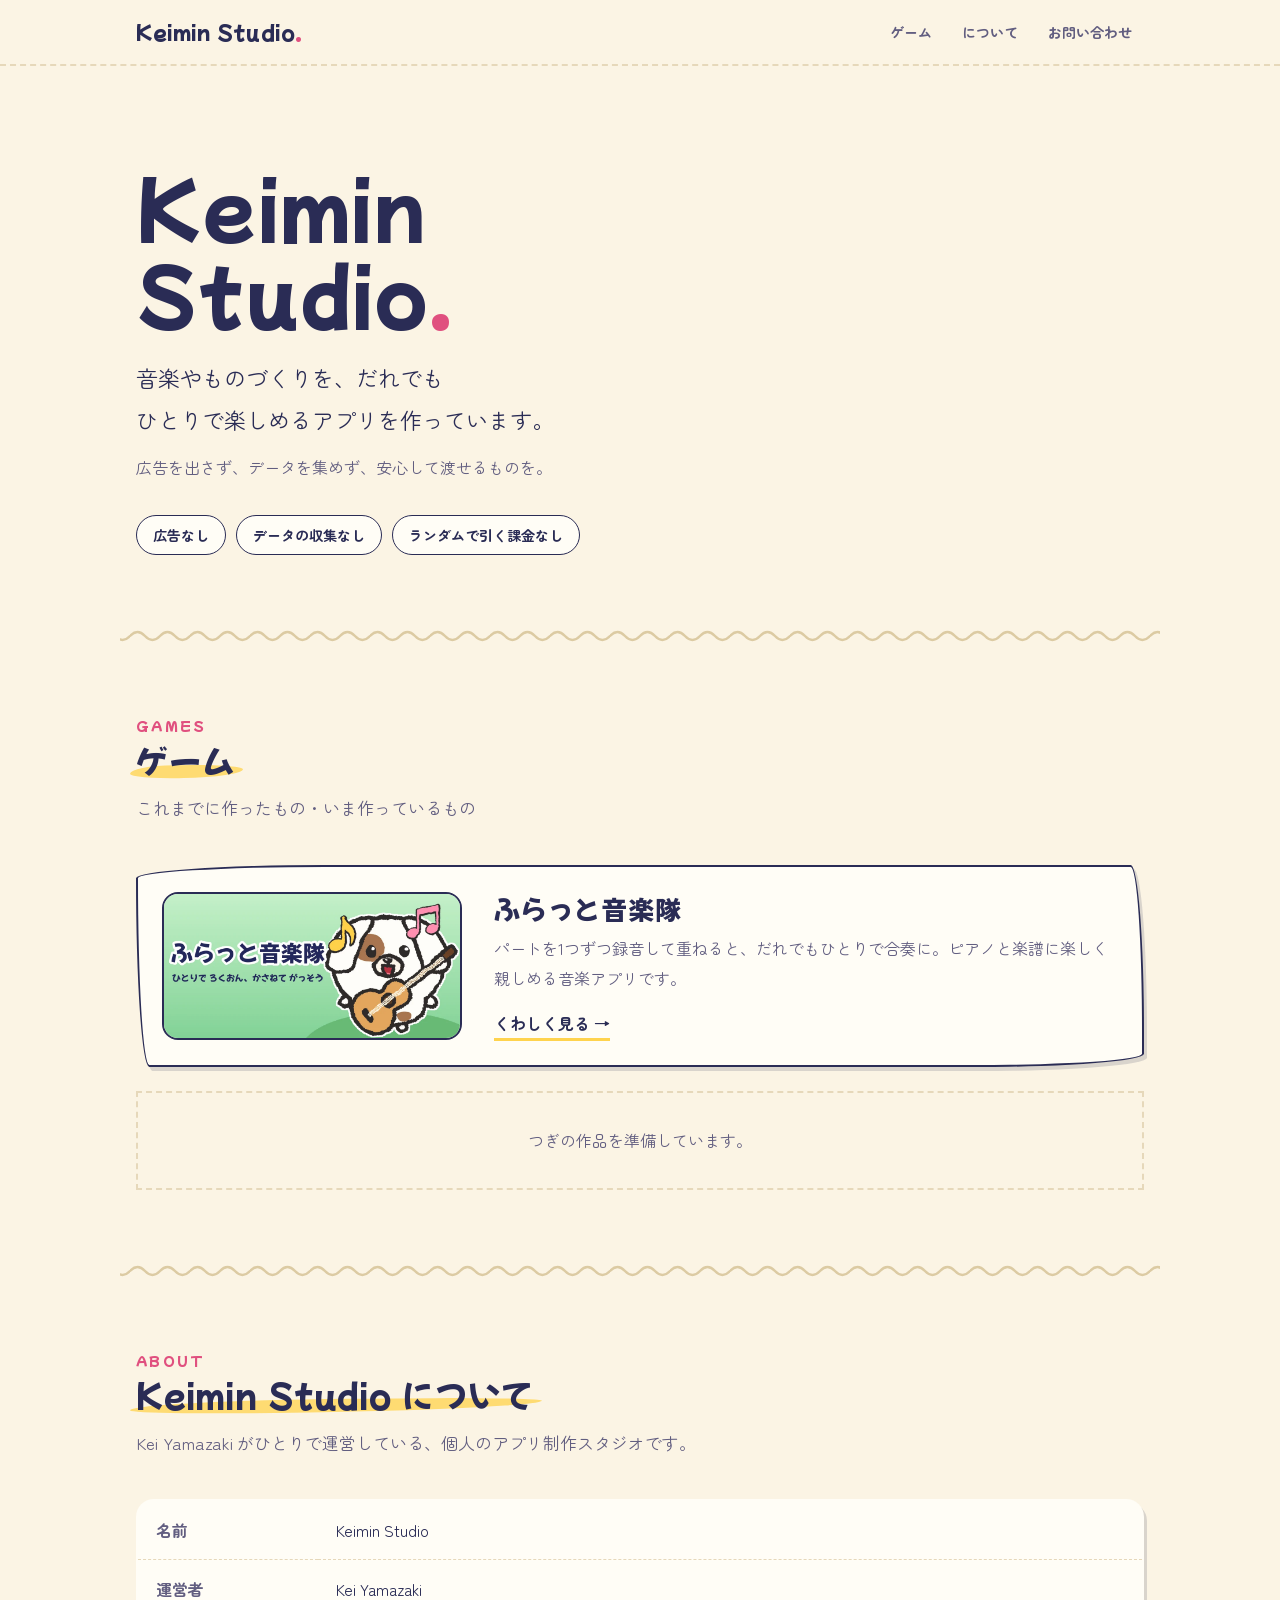
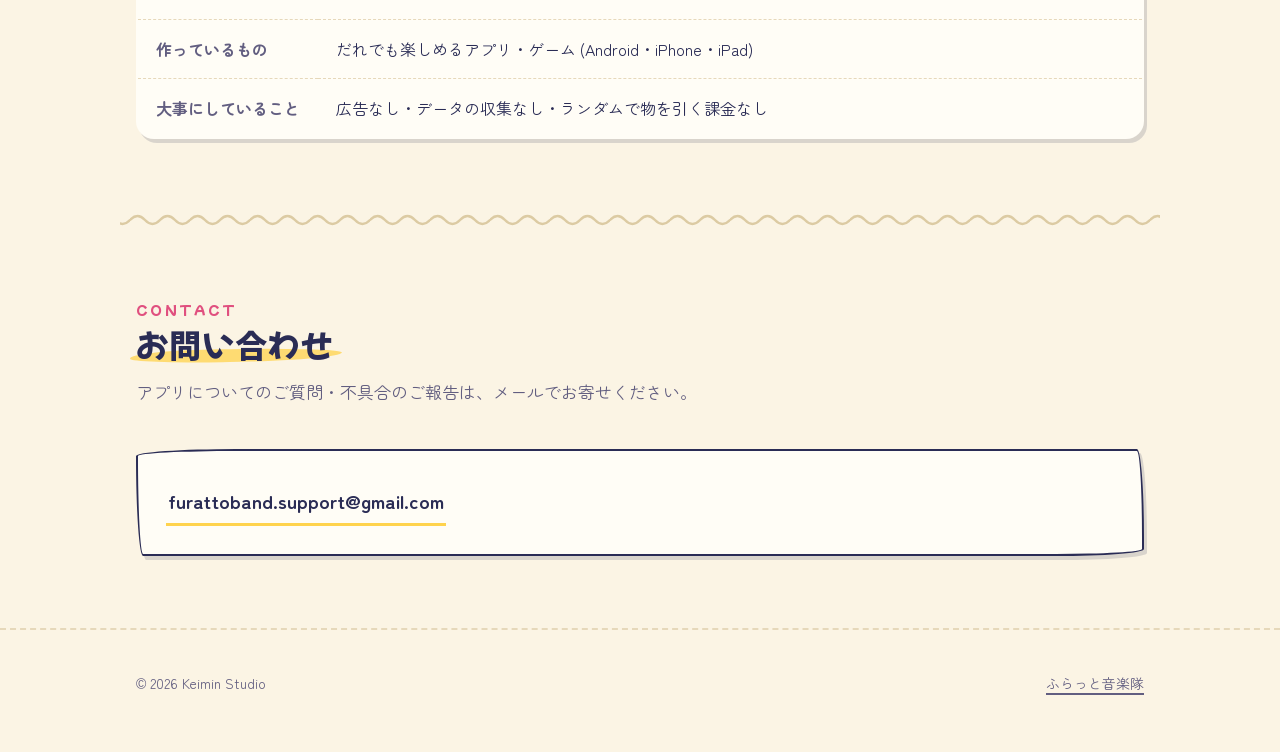
<file: index.html>
<!doctype html>
<html lang="ja">
<head>
<meta charset="utf-8">
<meta name="viewport" content="width=device-width, initial-scale=1">
<title>Keimin Studio</title>
<meta name="description" content="Keimin Studio は、だれでも音楽やものづくりを楽しめるアプリを作っている個人のスタジオです。">
<meta name="theme-color" content="#fbf4e4">
<link rel="icon" href="furattoband/img/favicon.png">
<link rel="stylesheet" href="assets/style.css">
</head>
<body class="studio">
<a class="skip" href="#games">本文へ</a>

<header class="site-header">
  <div class="wrap">
    <a class="brand" href="./">Keimin Studio<span class="dot">.</span></a>
    <nav class="site-nav" aria-label="サイト内">
      <a href="#games">ゲーム</a>
      <a href="#about">について</a>
      <a href="#contact">お問い合わせ</a>
    </nav>
  </div>
</header>

<main>
  <section class="studio-hero">
    <div class="wrap">
      <h1>Keimin<br>Studio<span class="dot">.</span></h1>
      <p class="lead">音楽やものづくりを、<wbr>だれでも<wbr>ひとりで楽しめるアプリを<wbr>作っています。</p>
      <p class="sub">広告を出さず、データを集めず、安心して渡せるものを。</p>
      <ul class="values">
        <li>広告なし</li>
        <li>データの収集なし</li>
        <li>ランダムで引く課金なし</li>
      </ul>
    </div>
  </section>

  <div class="squiggle" aria-hidden="true"></div>

  <section id="games">
    <div class="wrap">
      <h2 class="section-title"><span class="kicker">GAMES</span>ゲーム</h2>
      <p class="section-lead">これまでに作ったもの・<wbr>いま作っているもの</p>
      <div class="game-list">
        <a class="game-card sketch" href="furattoband/">
          <div class="cover"><img src="furattoband/img/hero.webp" alt="ギターを弾いて歌う いぬ の あいぼう と、ふらっと音楽隊のロゴ" width="1024" height="500"></div>
          <div>
            <h3>ふらっと音楽隊</h3>
            <p>パートを1つずつ録音して重ねると、だれでもひとりで合奏に。ピアノと楽譜に楽しく親しめる音楽アプリです。</p>
            <span class="more">くわしく見る →</span>
          </div>
        </a>
        <div class="game-card soon">
          <p>つぎの作品を準備しています。</p>
        </div>
      </div>
    </div>
  </section>

  <div class="squiggle" aria-hidden="true"></div>

  <section id="about">
    <div class="wrap">
      <h2 class="section-title"><span class="kicker">ABOUT</span>Keimin Studio について</h2>
      <p class="section-lead">Kei Yamazaki がひとりで運営している、<wbr>個人のアプリ制作スタジオです。</p>
      <table class="spec">
        <tr><th>名前</th><td>Keimin Studio</td></tr>
        <tr><th>運営者</th><td>Kei Yamazaki</td></tr>
        <tr><th>作っているもの</th><td>だれでも楽しめるアプリ・ゲーム (Android・iPhone・iPad)</td></tr>
        <tr><th>大事にしていること</th><td>広告なし・データの収集なし・ランダムで物を引く課金なし</td></tr>
      </table>
    </div>
  </section>

  <div class="squiggle" aria-hidden="true"></div>

  <section id="contact">
    <div class="wrap">
      <h2 class="section-title"><span class="kicker">CONTACT</span>お問い合わせ</h2>
      <p class="section-lead">アプリについてのご質問・不具合のご報告は、<wbr>メールでお寄せください。</p>
      <div class="contact-box sketch">
        <!-- スタジオ用のアドレスを作ったら差しかえる。いまは ふらっと音楽隊 のサポートのアドレス -->
        <span class="mail">furattoband.support@gmail.com</span>
      </div>
    </div>
  </section>
</main>

<footer class="site-footer">
  <div class="wrap">
    <span>&copy; 2026 Keimin Studio</span>
    <span><a href="furattoband/">ふらっと音楽隊</a></span>
  </div>
</footer>

</body>
</html>
</file>
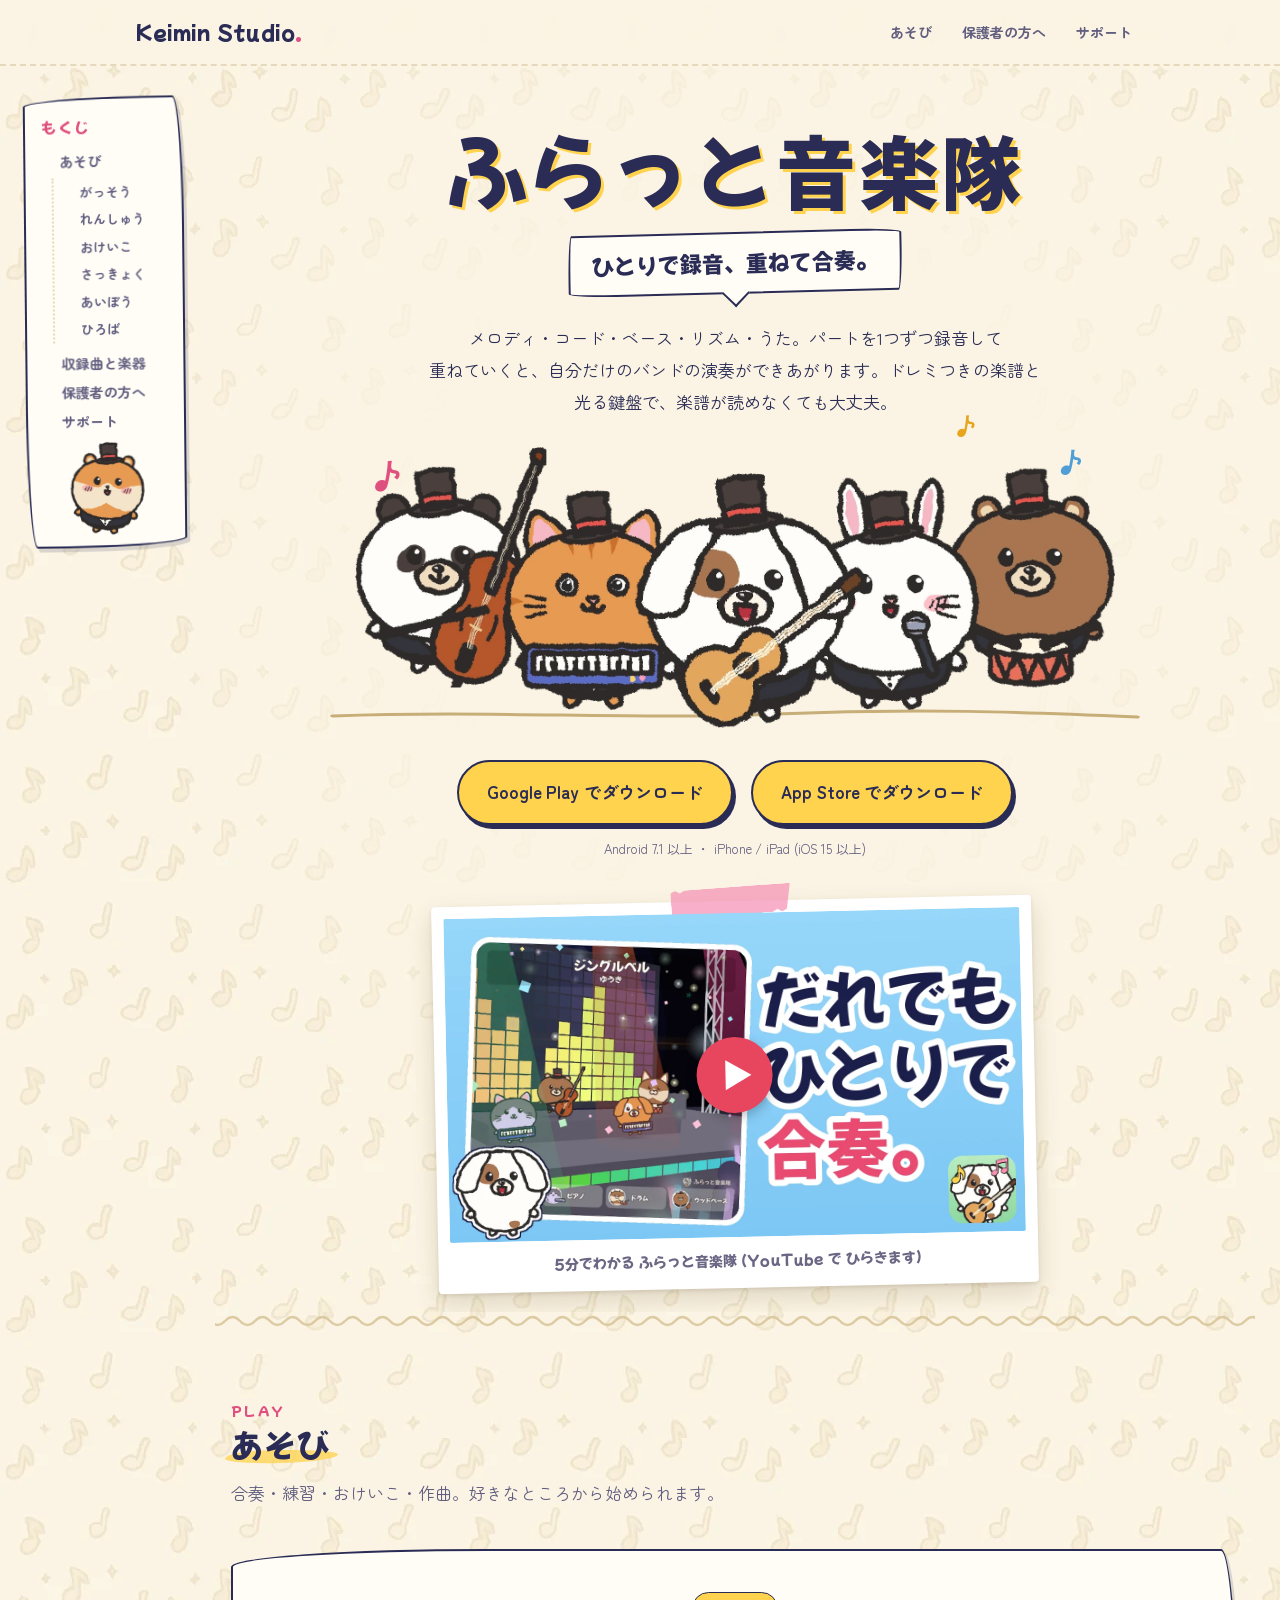
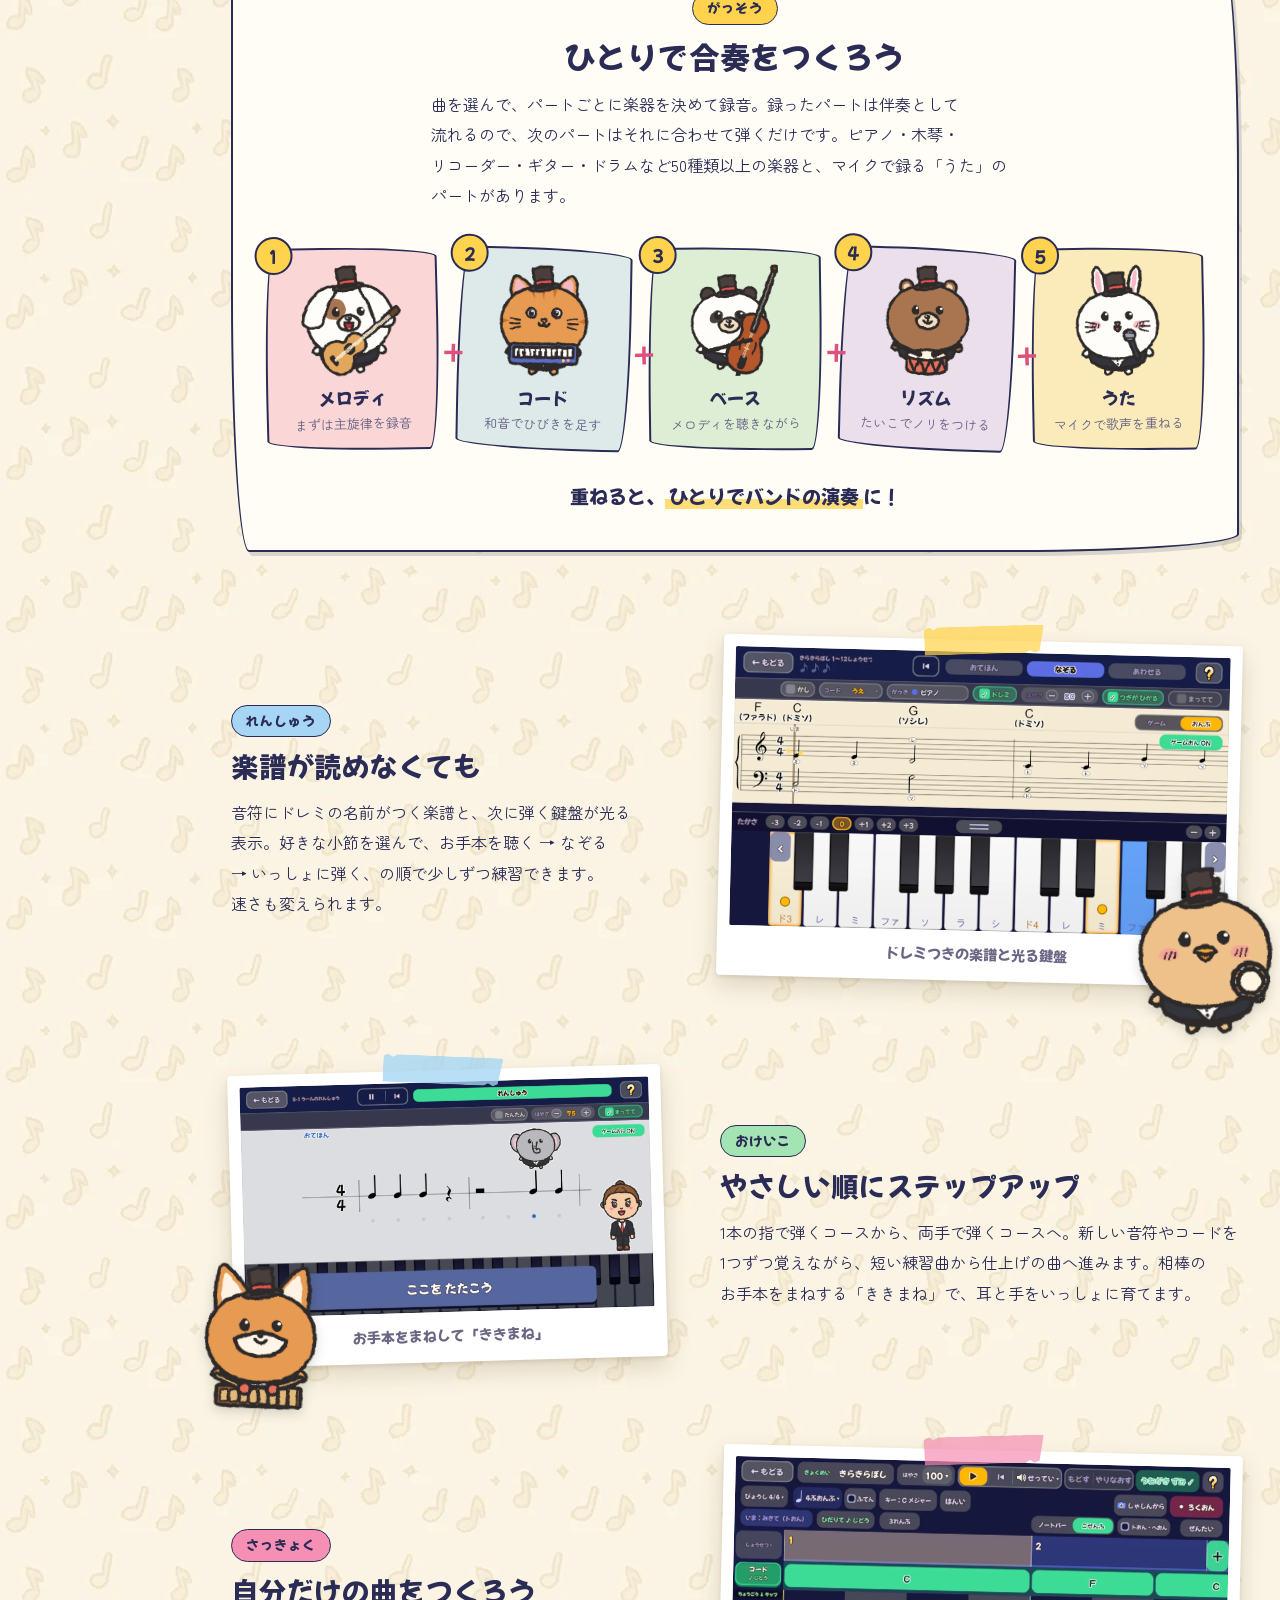
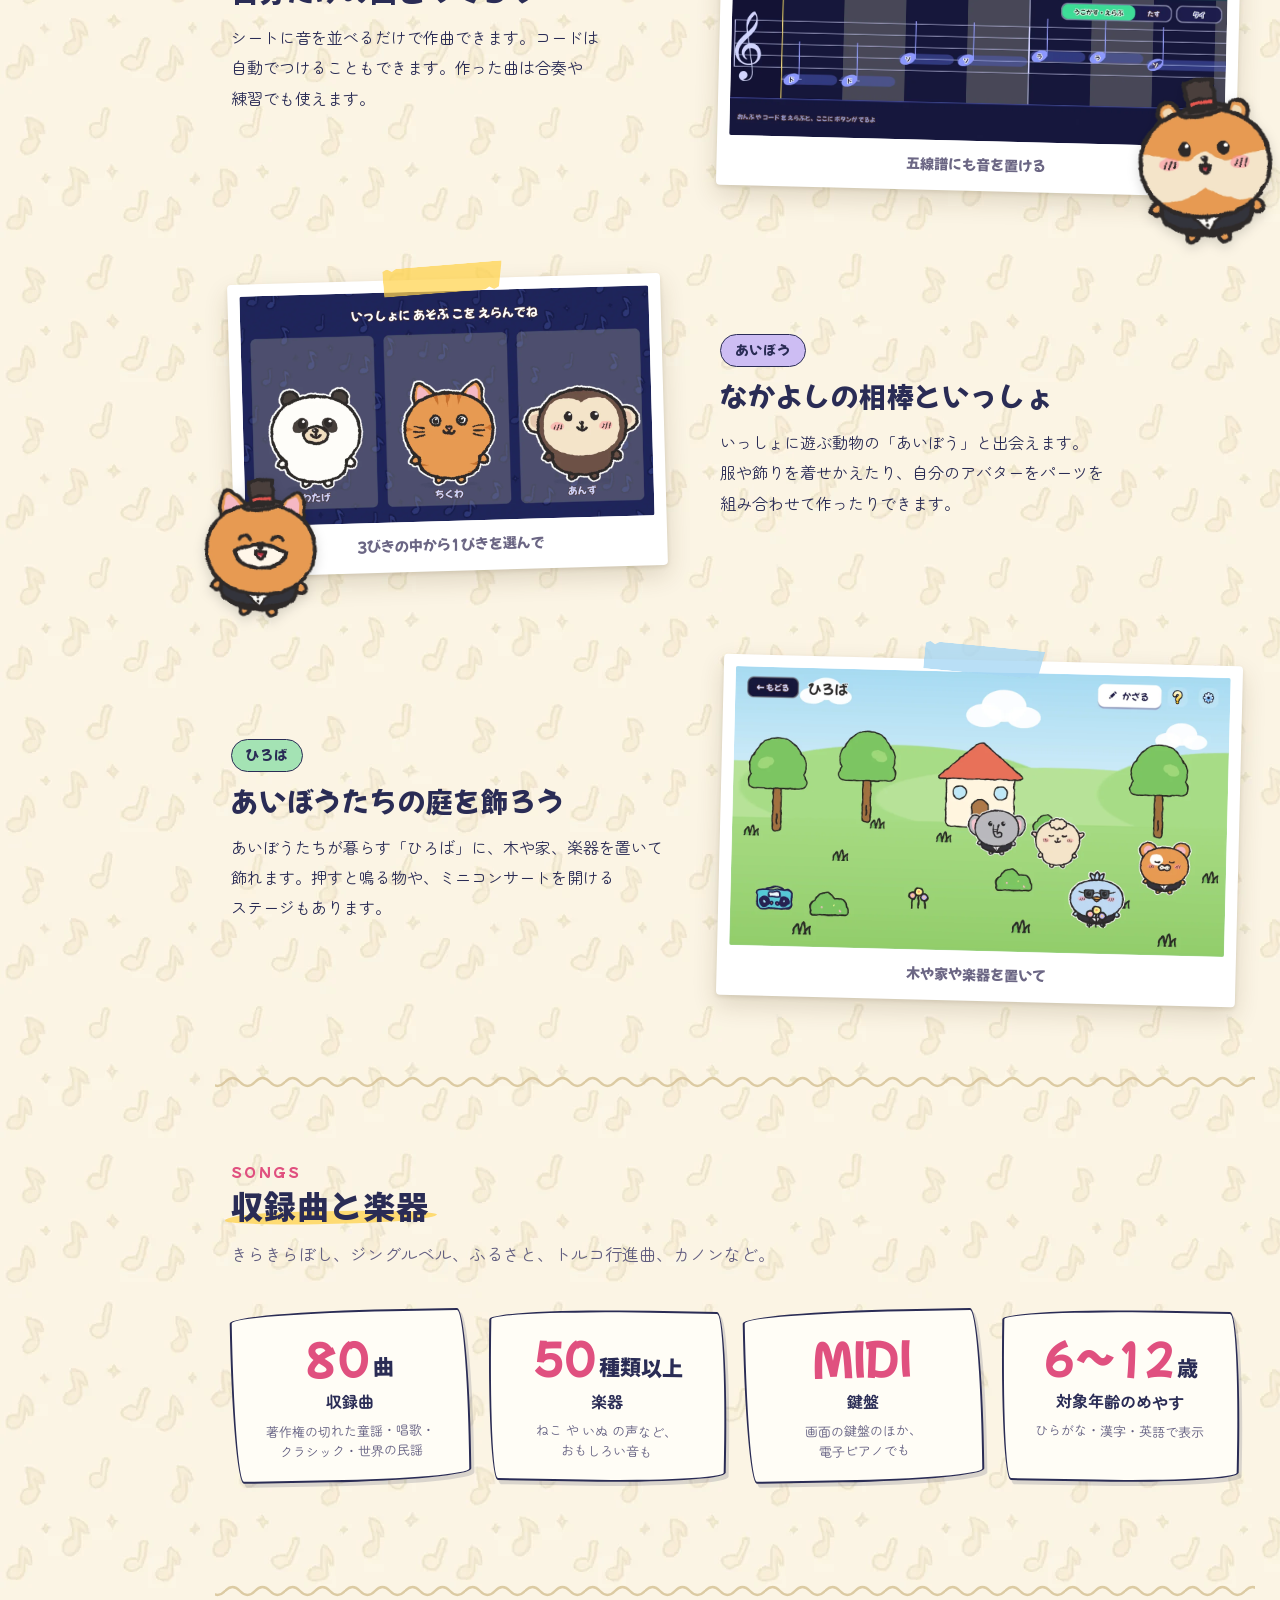
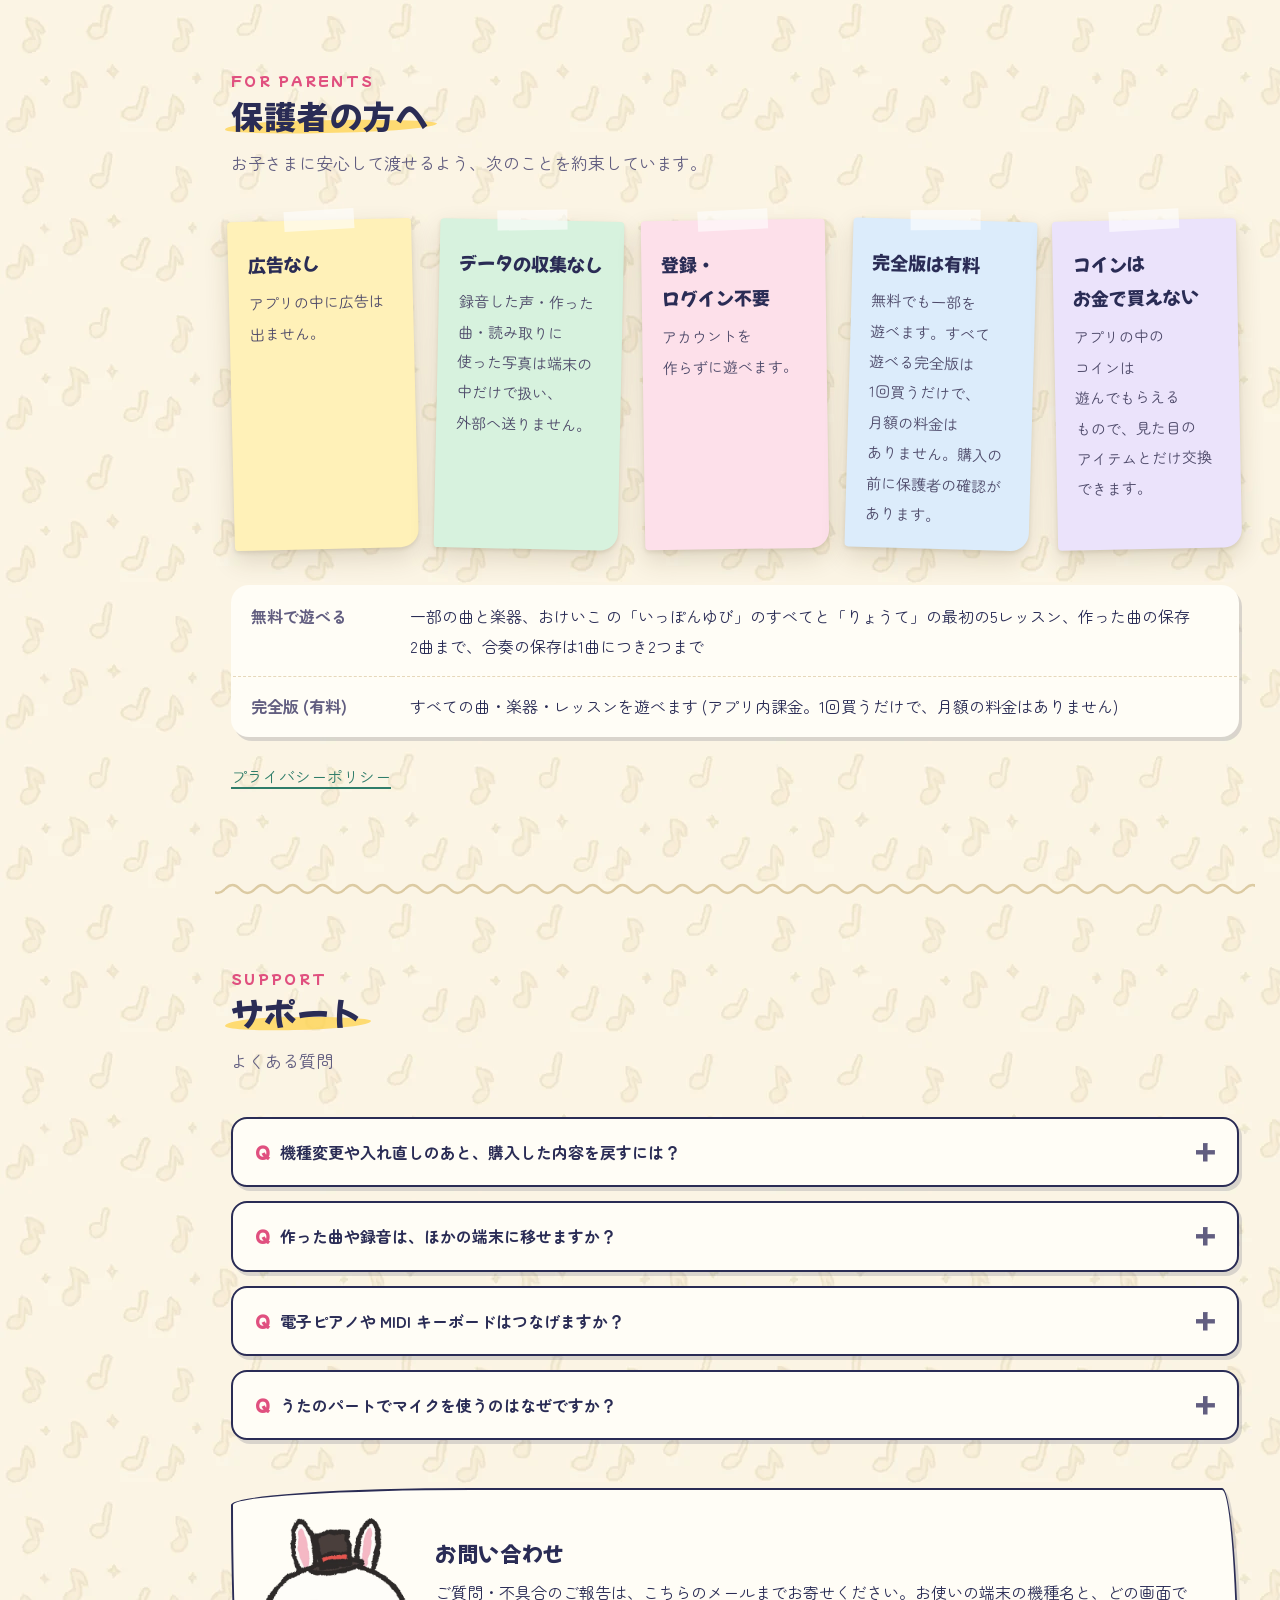
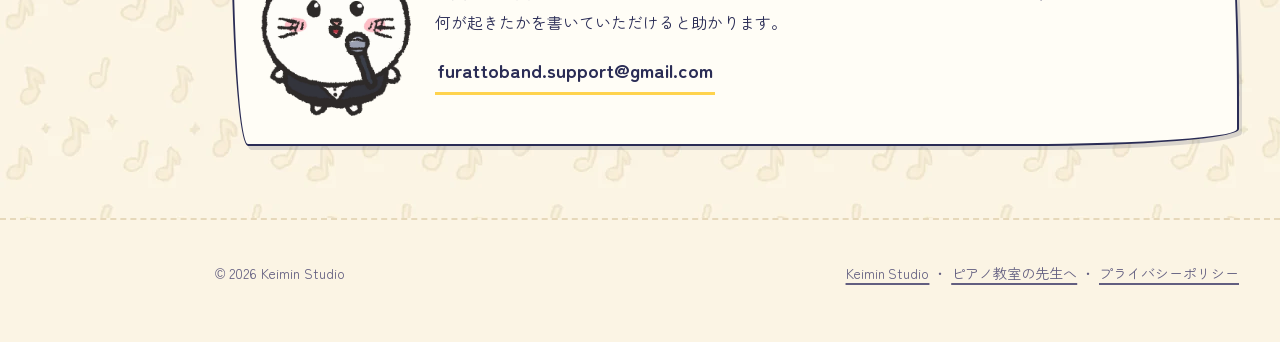
<file: furattoband/index.html>
<!doctype html>
<html lang="ja">
<head>
<meta charset="utf-8">
<meta name="viewport" content="width=device-width, initial-scale=1">
<title>ふらっと音楽隊 | Keimin Studio</title>
<meta name="description" content="パートを1つずつ録音して重ねると、ひとりでも合奏に。ドレミつきの楽譜と光る鍵盤で、楽譜が読めなくても練習できる音楽アプリ。無料でも遊べて、完全版は有料 (1回買うだけ)。広告なし・データの収集なし。">
<meta name="theme-color" content="#fbf4e4">
<link rel="icon" href="img/favicon.png">
<link rel="stylesheet" href="../assets/style.css">
</head>
<body class="game">
<a class="skip" href="#play">本文へ</a>

<header class="site-header">
  <div class="wrap">
    <a class="brand" href="../">Keimin Studio<span class="dot">.</span></a>
    <nav class="site-nav" aria-label="ページ内">
      <a href="#play">あそび</a>
      <a href="#parents">保護者の方へ</a>
      <a href="#support">サポート</a>
    </nav>
  </div>
</header>

<main>
  <!-- PC 幅だけ 左に出る ページ内の目次 (スマホは 上の帯) -->
  <aside class="toc sketch" aria-label="目次">
    <p class="toc-title">もくじ</p>
    <ol>
      <li><a href="#play">あそび</a>
        <ol>
          <li><a href="#ensemble">がっそう</a></li>
          <li><a href="#practice">れんしゅう</a></li>
          <li><a href="#okeiko">おけいこ</a></li>
          <li><a href="#compose">さっきょく</a></li>
          <li><a href="#buddy">あいぼう</a></li>
          <li><a href="#plaza">ひろば</a></li>
        </ol>
      </li>
      <li><a href="#songs">収録曲と楽器</a></li>
      <li><a href="#parents">保護者の方へ</a></li>
      <li><a href="#support">サポート</a></li>
    </ol>
    <img src="img/buddy_hamster.webp" alt="" width="414" height="515" loading="lazy">
  </aside>
  <section class="game-hero">
    <div class="wrap">
      <h1>ふらっと音楽隊</h1>
      <p class="catch">ひとりで録音、<wbr>重ねて合奏。</p>
      <p class="summary">メロディ・コード・ベース・リズム・うた。パートを1つずつ録音して重ねていくと、自分だけのバンドの演奏ができあがります。ドレミつきの楽譜と光る鍵盤で、楽譜が読めなくても大丈夫。</p>
      <div class="hero-band">
        <span class="float-note n1" aria-hidden="true">♪</span>
        <span class="float-note n2" aria-hidden="true">♪</span>
        <span class="float-note n3" aria-hidden="true">♪</span>
        <img src="img/band.webp" alt="タキシードとシルクハットで ベース・鍵盤・ギター・マイク・たいこを持った5ひきの あいぼう" width="1683" height="624">
      </div>
      <div class="store-row">
        <!-- 2026-11-04 に Google Play で公開。referrer の UTM で Play Console の獲得レポートに「site」と出る (サイトの中では何も数えない) -->
        <a class="store-button" href="https://play.google.com/store/apps/details?id=com.keiyamazaki.furattoband&amp;referrer=utm_source%3Dsite%26utm_medium%3Dweb%26utm_campaign%3Dlaunch">Google Play でダウンロード</a>
        <!-- 2026-11-06 に App Store で公開 (いまは日本だけ。国を広げたら /jp/ を外す) -->
        <a class="store-button" href="https://apps.apple.com/jp/app/id6830925055">App Store でダウンロード</a>
        <span class="store-note">Android 7.1 以上 ・ iPhone / iPad (iOS 15 以上)</span>
      </div>
      <!-- 2026-11-18 公開の説明動画。ページに YouTube を読みこまず、押すと YouTube で開く (外から何も読まない) -->
      <a class="video-link" href="https://youtu.be/Wjty-RPxGHM" target="_blank" rel="noopener">
        <figure class="photo tape-3">
          <span class="video-frame"><img src="img/video_explainer.webp" alt="説明動画「5分でわかる ふらっと音楽隊」の はじめの絵。あいぼう の バンドが 舞台で演奏している" width="1280" height="720" loading="lazy"></span>
          <figcaption>5分でわかる ふらっと音楽隊 (YouTube で ひらきます)</figcaption>
        </figure>
      </a>
    </div>
  </section>

  <div class="squiggle" aria-hidden="true"></div>

  <section id="play">
    <div class="wrap">
      <h2 class="section-title"><span class="kicker">PLAY</span>あそび</h2>
      <p class="section-lead">合奏・練習・おけいこ・作曲。<wbr>好きなところから始められます。</p>

      <div id="ensemble" class="ensemble sketch">
        <span class="tag">がっそう</span>
        <h3>ひとりで<wbr>合奏をつくろう</h3>
        <p>曲を選んで、パートごとに楽器を決めて録音。録ったパートは伴奏として流れるので、次のパートはそれに合わせて弾くだけです。ピアノ・木琴・リコーダー・ギター・ドラムなど50種類以上の楽器と、マイクで録る「うた」のパートがあります。</p>
        <ol class="steps">
          <li class="step"><img src="img/buddy_dog_guitar.webp" alt="" width="477" height="525" loading="lazy"><b>メロディ</b><span>まずは<wbr>主旋律を録音</span></li>
          <li class="step"><img src="img/buddy_cat_keyboard.webp" alt="" width="414" height="515" loading="lazy"><b>コード</b><span>和音で<wbr>ひびきを足す</span></li>
          <li class="step"><img src="img/buddy_panda_bass.webp" alt="" width="471" height="593" loading="lazy"><b>ベース</b><span>メロディを<wbr>聴きながら</span></li>
          <li class="step"><img src="img/buddy_bear_drum.webp" alt="" width="414" height="542" loading="lazy"><b>リズム</b><span>たいこで<wbr>ノリをつける</span></li>
          <li class="step"><img src="img/buddy_rabbit_mic.webp" alt="" width="414" height="544" loading="lazy"><b>うた</b><span>マイクで<wbr>歌声を重ねる</span></li>
        </ol>
        <p class="result keep">重ねると、<wbr><em>ひとりで<wbr>バンドの演奏</em>に！</p>
      </div>

      <div id="practice" class="feature">
        <div class="feature-text">
          <span class="tag t-sky">れんしゅう</span>
          <h3>楽譜が<wbr>読めなくても</h3>
          <p>音符にドレミの名前がつく楽譜と、次に弾く鍵盤が光る表示。好きな小節を選んで、お手本を聴く → なぞる → いっしょに弾く、の順で少しずつ練習できます。速さも変えられます。</p>
        </div>
        <figure class="photo">
          <img src="img/01_practice.webp" alt="ドレミつきの楽譜と鍵盤で弾く れんしゅう の画面" width="1280" height="720" loading="lazy">
          <figcaption>ドレミつきの楽譜と光る鍵盤</figcaption>
          <img class="peek" src="img/buddy_chick_tambourine.webp" alt="" width="414" height="515" loading="lazy">
        </figure>
      </div>

      <div id="okeiko" class="feature flip">
        <div class="feature-text">
          <span class="tag t-mint">おけいこ</span>
          <h3>やさしい順に<wbr>ステップアップ</h3>
          <p>1本の指で弾くコースから、両手で弾くコースへ。新しい音符やコードを1つずつ覚えながら、短い練習曲から仕上げの曲へ進みます。相棒のお手本をまねする「ききまね」で、耳と手をいっしょに育てます。</p>
        </div>
        <figure class="photo tape-2">
          <img src="img/02_okeiko.webp" alt="あいぼう のお手本をまねして たたく おけいこ の画面" width="1280" height="720" loading="lazy">
          <figcaption>お手本をまねして「ききまね」</figcaption>
          <img class="peek" src="img/buddy_fox_xylophone.webp" alt="" width="414" height="519" loading="lazy">
        </figure>
      </div>

      <div id="compose" class="feature">
        <div class="feature-text">
          <span class="tag t-pink">さっきょく</span>
          <h3>自分だけの<wbr>曲をつくろう</h3>
          <p>シートに音を並べるだけで作曲できます。コードは自動でつけることもできます。作った曲は合奏や練習でも使えます。</p>
        </div>
        <figure class="photo tape-3">
          <img src="img/03_compose.webp" alt="五線譜に音を並べて曲を作る さっきょく の画面" width="1280" height="720" loading="lazy">
          <figcaption>五線譜にも音を置ける</figcaption>
          <img class="peek" src="img/buddy_hamster.webp" alt="" width="414" height="515" loading="lazy">
        </figure>
      </div>

      <div id="buddy" class="feature flip">
        <div class="feature-text">
          <span class="tag t-lilac">あいぼう</span>
          <h3>なかよしの<wbr>相棒といっしょ</h3>
          <p>いっしょに遊ぶ動物の「あいぼう」と出会えます。服や飾りを着せかえたり、自分のアバターをパーツを組み合わせて作ったりできます。</p>
        </div>
        <figure class="photo">
          <img src="img/04_buddy.webp" alt="いっしょに遊ぶ あいぼう を選ぶ画面" width="1280" height="720" loading="lazy">
          <figcaption>3びきの中から<wbr>1ぴきを選んで</figcaption>
          <img class="peek" src="img/buddy_shiba.webp" alt="" width="414" height="515" loading="lazy">
        </figure>
      </div>

      <div id="plaza" class="feature">
        <div class="feature-text">
          <span class="tag t-mint">ひろば</span>
          <h3>あいぼうたちの<wbr>庭を飾ろう</h3>
          <p>あいぼうたちが暮らす「ひろば」に、木や家、楽器を置いて飾れます。押すと鳴る物や、ミニコンサートを開けるステージもあります。</p>
        </div>
        <figure class="photo tape-2">
          <img src="img/05_plaza.webp" alt="あいぼうたちが暮らす ひろば の画面" width="1280" height="720" loading="lazy">
          <figcaption>木や家や楽器を置いて</figcaption>
        </figure>
      </div>
    </div>
  </section>

  <div class="squiggle" aria-hidden="true"></div>

  <section id="songs">
    <div class="wrap">
      <h2 class="section-title"><span class="kicker">SONGS</span>収録曲と楽器</h2>
      <p class="section-lead">きらきらぼし、ジングルベル、ふるさと、<wbr>トルコ行進曲、カノンなど。</p>
      <div class="facts">
        <div class="fact sketch"><span class="num">80<small>曲</small></span><span class="label">収録曲</span><span class="note">著作権の切れた童謡・唱歌・<wbr>クラシック・世界の民謡</span></div>
        <div class="fact sketch"><span class="num">50<small>種類以上</small></span><span class="label">楽器</span><span class="note">ねこ や いぬ の声など、<wbr>おもしろい音も</span></div>
        <div class="fact sketch"><span class="num">MIDI</span><span class="label">鍵盤</span><span class="note">画面の鍵盤のほか、<wbr>電子ピアノでも</span></div>
        <div class="fact sketch"><span class="num">6〜12<small>歳</small></span><span class="label">対象年齢のめやす</span><span class="note">ひらがな・漢字・<wbr>英語で表示</span></div>
      </div>
    </div>
  </section>

  <div class="squiggle" aria-hidden="true"></div>

  <section id="parents">
    <div class="wrap">
      <h2 class="section-title"><span class="kicker">FOR PARENTS</span>保護者の方へ</h2>
      <p class="section-lead">お子さまに安心して渡せるよう、<wbr>次のことを約束しています。</p>
      <ul class="promise-list">
        <li><strong>広告なし</strong><span>アプリの中に広告は出ません。</span></li>
        <li><strong>データの<wbr>収集なし</strong><span>録音した声・作った曲・読み取りに使った写真は端末の中だけで扱い、外部へ送りません。</span></li>
        <li><strong>登録・<wbr>ログイン不要</strong><span>アカウントを作らずに遊べます。</span></li>
        <li><strong>完全版は<wbr>有料</strong><span>無料でも一部を遊べます。すべて遊べる完全版は1回買うだけで、月額の料金はありません。購入の前に保護者の確認があります。</span></li>
        <li><strong>コインは<wbr>お金で買えない</strong><span>アプリの中のコインは遊んでもらえるもので、見た目のアイテムとだけ交換できます。</span></li>
      </ul>
      <table class="spec">
        <tr><th>無料で遊べる</th><td>一部の曲と楽器、おけいこ の「いっぽんゆび」のすべてと「りょうて」の最初の5レッスン、作った曲の保存2曲まで、合奏の保存は1曲につき2つまで</td></tr>
        <tr><th>完全版 (有料)</th><td>すべての曲・楽器・レッスンを遊べます (アプリ内課金。1回買うだけで、月額の料金はありません)</td></tr>
      </table>
      <p class="parents-foot"><a href="privacy/">プライバシーポリシー</a></p>
    </div>
  </section>

  <div class="squiggle" aria-hidden="true"></div>

  <section id="support" class="faq">
    <div class="wrap">
      <h2 class="section-title"><span class="kicker">SUPPORT</span>サポート</h2>
      <p class="section-lead">よくある質問</p>

      <div class="faq-list">
        <details>
          <summary>機種変更や入れ直しのあと、<wbr>購入した内容を戻すには？</summary>
          <p>購入したときと同じアカウント (Android は Google アカウント、iPhone・iPad は Apple ID) でアプリを入れ、「せってい」の「アプリ」から「ぜんぶ あそべる ばんに する」を押し、保護者の確認のあとに「購入を復元する」を押してください。</p>
        </details>

        <details>
          <summary>作った曲や録音は、<wbr>ほかの端末に移せますか？</summary>
          <p>作った曲・録音・あいぼう などは端末の中だけに保存しているため、いまはほかの端末へ移す機能はありません。アプリを削除すると消えてしまうのでご注意ください。</p>
        </details>

        <details>
          <summary>電子ピアノや MIDI キーボードは<wbr>つなげますか？</summary>
          <p>USB でつないだ MIDI キーボード・電子ピアノで弾けます。端末によっては変換アダプターが必要です。</p>
        </details>

        <details>
          <summary>うたのパートで<wbr>マイクを使うのはなぜですか？</summary>
          <p>うたのパートで歌声を録音するためです。録音した声は端末の中だけに保存され、外部へ送られることはありません。マイクを許可しなくても、うた以外のあそびはすべて使えます。</p>
        </details>
      </div>

      <div class="support-contact contact-box sketch">
        <img src="img/buddy_rabbit_mic.webp" alt="" width="414" height="544" loading="lazy">
        <div>
          <h3>お問い合わせ</h3>
          <p>ご質問・不具合のご報告は、こちらのメールまでお寄せください。お使いの端末の機種名と、どの画面で何が起きたかを書いていただけると助かります。</p>
          <span class="mail">furattoband.support@gmail.com</span>
        </div>
      </div>
    </div>
  </section>
</main>

<footer class="site-footer">
  <div class="wrap">
    <span>&copy; 2026 Keimin Studio</span>
    <span><a href="../">Keimin Studio</a> ・ <a href="teachers/">ピアノ教室の先生へ</a> ・ <a href="privacy/">プライバシーポリシー</a></span>
  </div>
</footer>

<script>
// 目次: いま読んでいる所に印を付ける (外へは何も送らない)
(function () {
  var links = document.querySelectorAll('.toc a');
  var targets = [];
  links.forEach(function (a) {
    var t = document.querySelector(a.getAttribute('href'));
    if (t) targets.push({ a: a, t: t });
  });
  function update() {
    var y = window.innerHeight * 0.35;
    var current = null;
    targets.forEach(function (x) { if (x.t.getBoundingClientRect().top <= y) current = x; });
    // いちばん下まで来たら さいごの項目 (サポート) は 上まで上がりきらない
    if (window.innerHeight + window.scrollY >= document.documentElement.scrollHeight - 4) current = targets[targets.length - 1];
    links.forEach(function (a) { a.classList.remove('is-current'); a.removeAttribute('aria-current'); });
    if (!current) return;
    current.a.classList.add('is-current');
    current.a.setAttribute('aria-current', 'true');
    // 子の項目にいるときは 親 (あそび) にも印
    var parent = current.a.closest('ol ol');
    if (parent) parent.parentElement.firstElementChild.classList.add('is-current');
  }
  window.addEventListener('scroll', update, { passive: true });
  window.addEventListener('resize', update);
  update();
})();
</script>
</body>
</html>
</file>
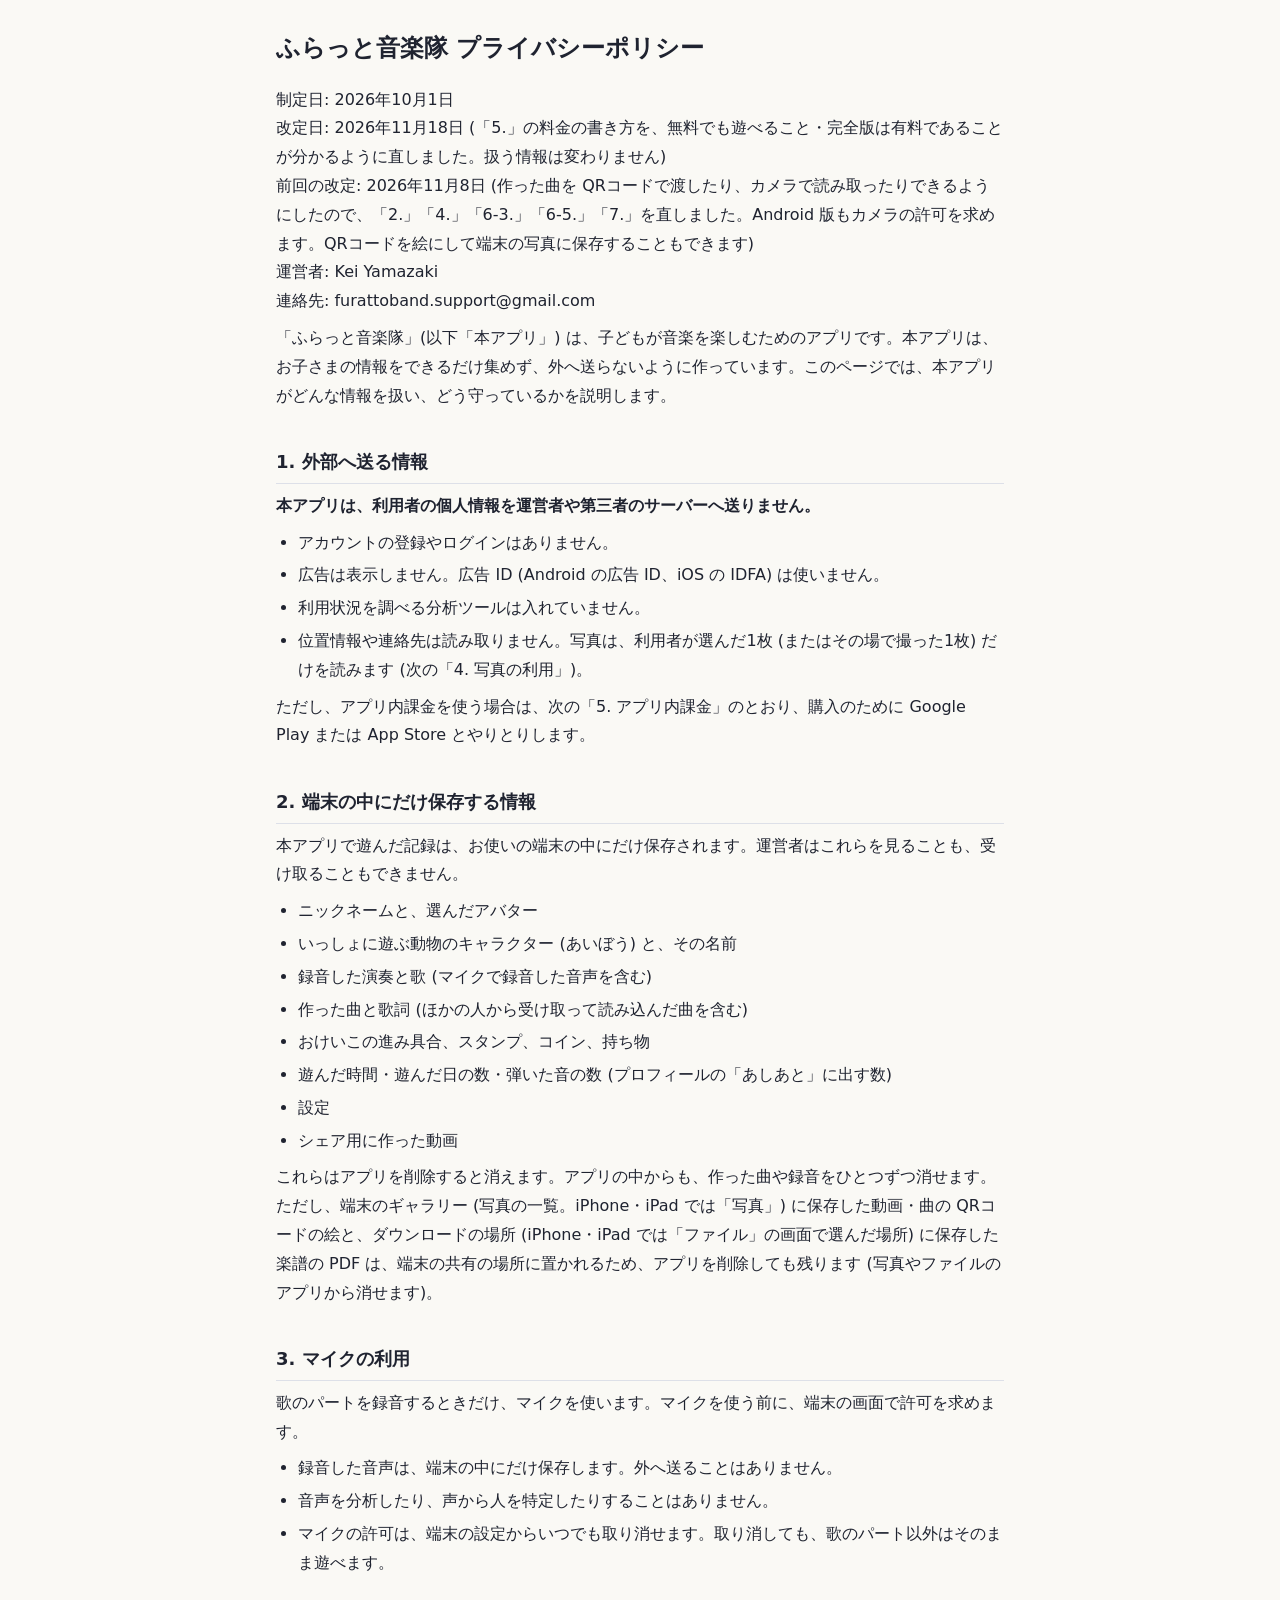
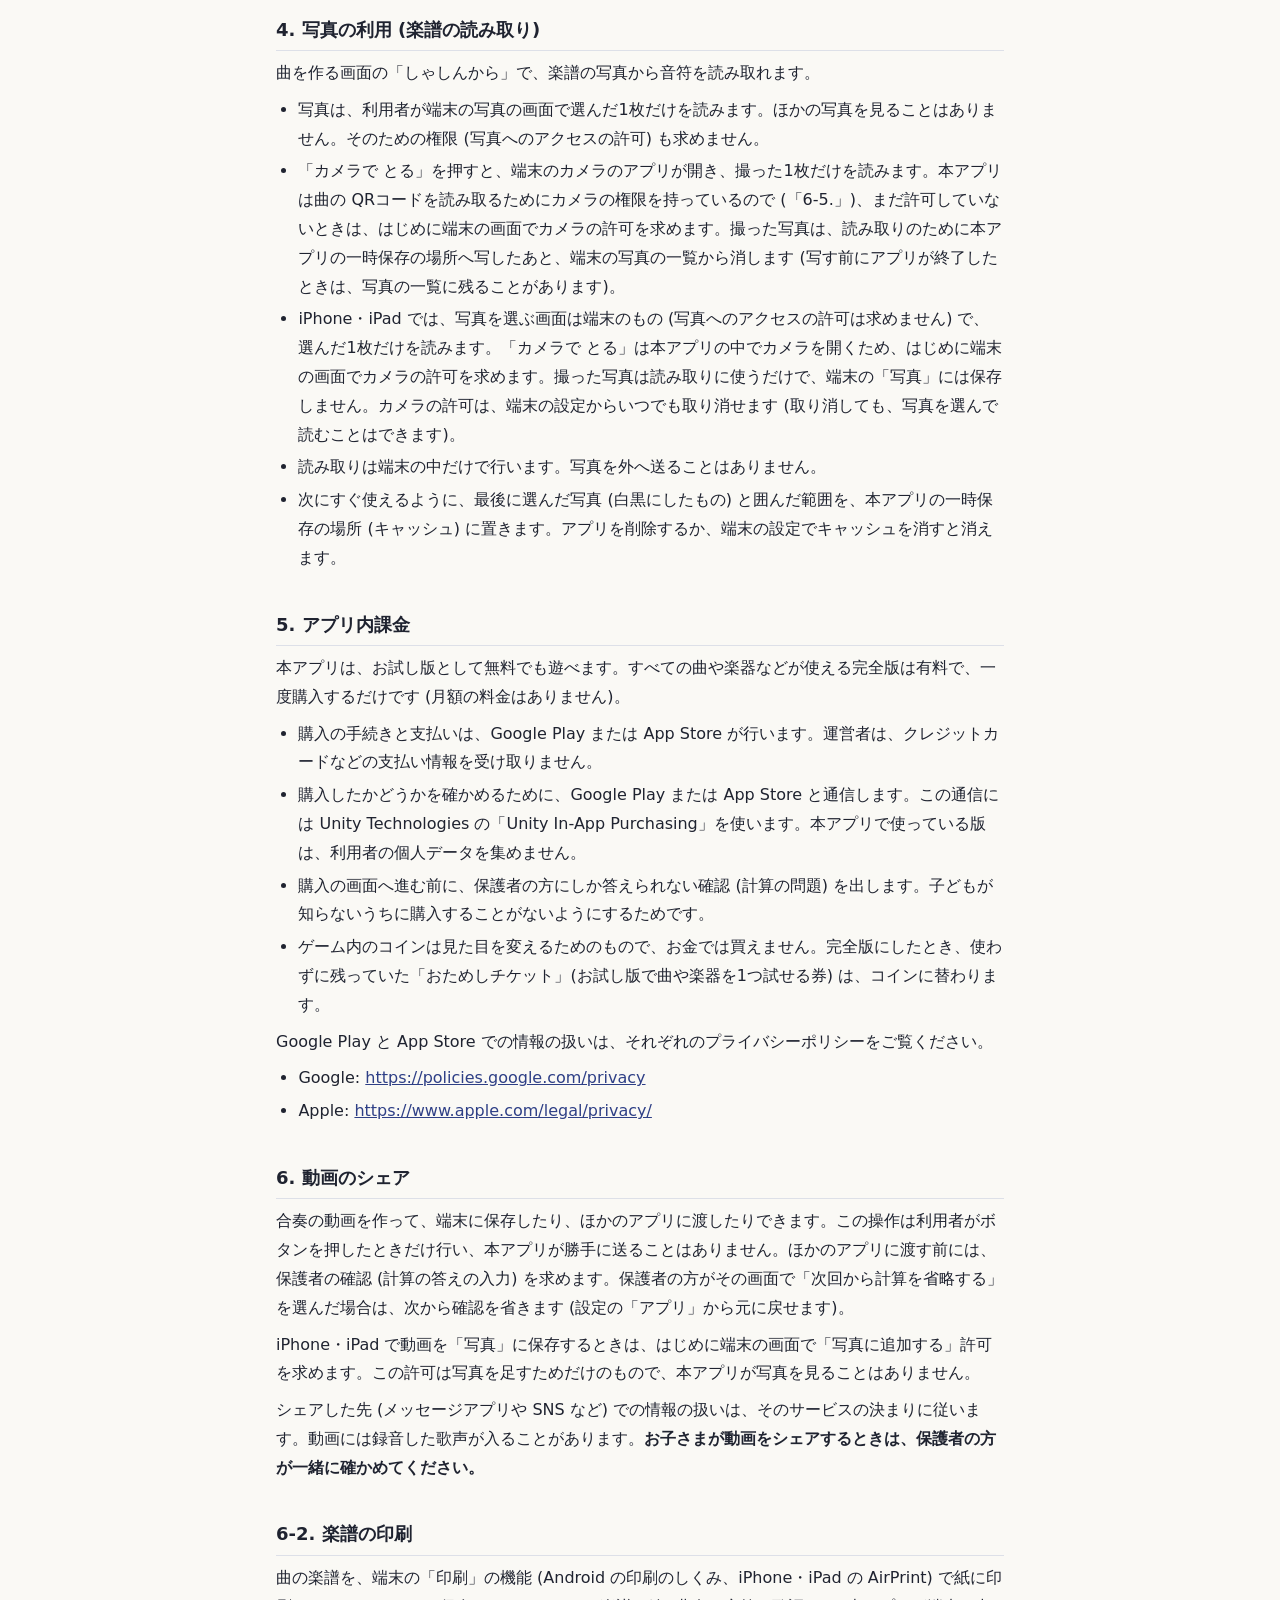
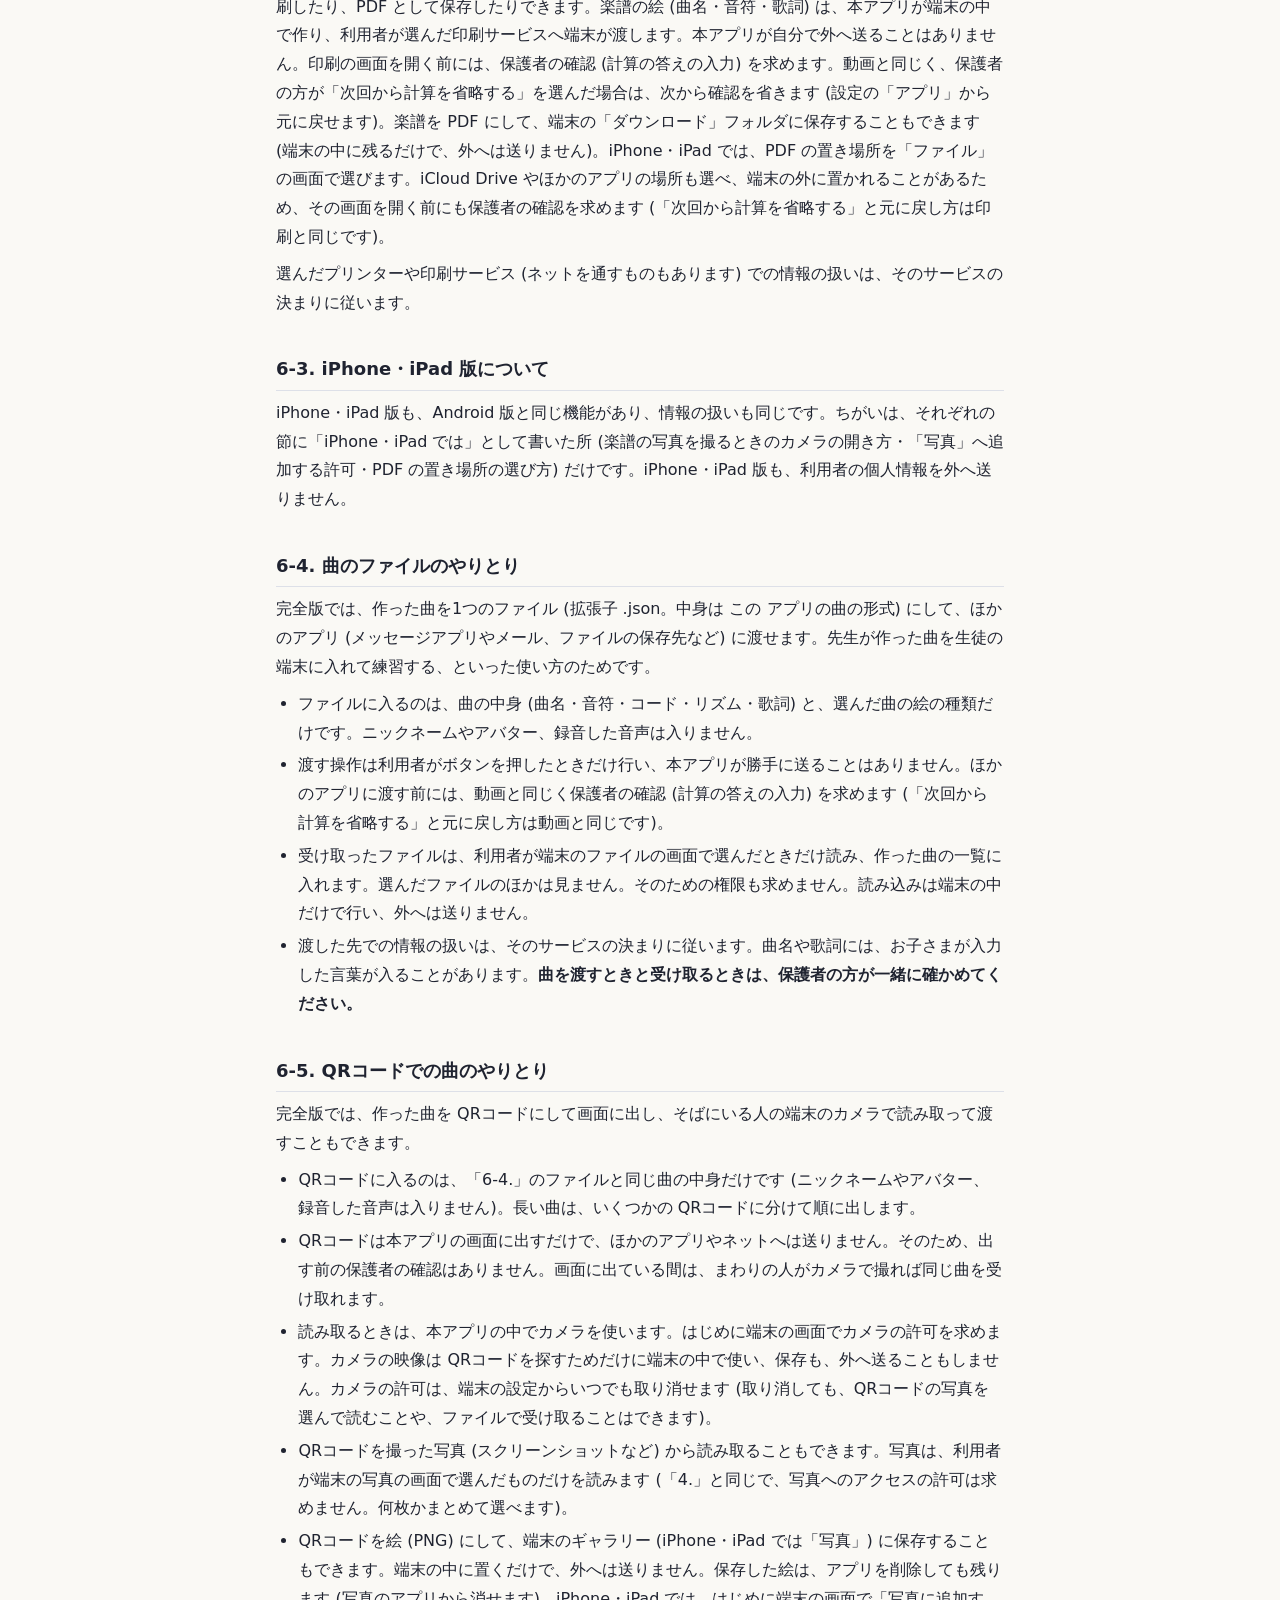
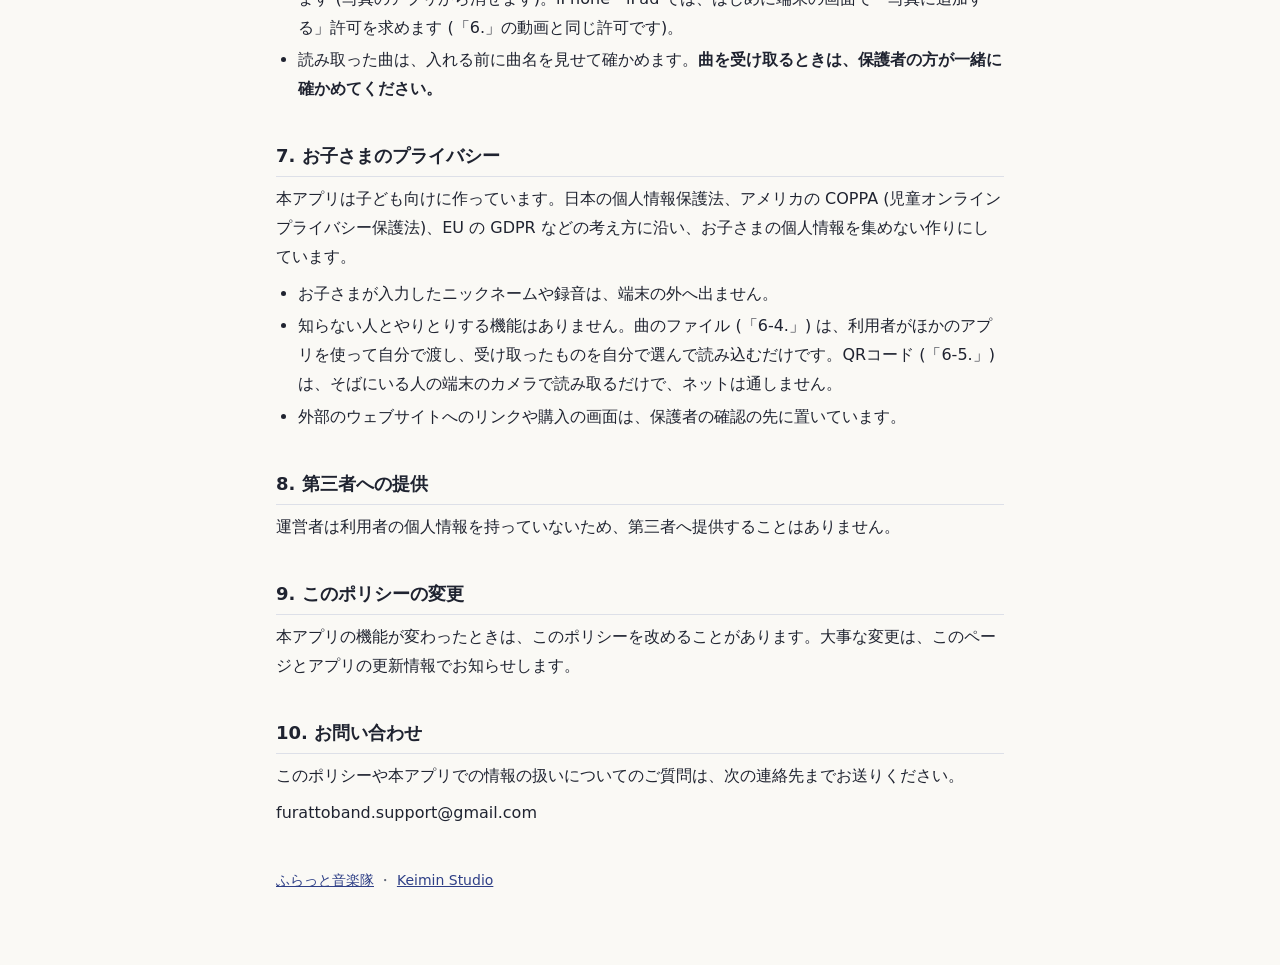
<file: furattoband/privacy/index.html>
<!doctype html>
<html lang="ja">
<head>
<meta charset="utf-8">
<meta name="viewport" content="width=device-width, initial-scale=1">
<title>ふらっと音楽隊 プライバシーポリシー</title>
<style>
:root { --bg:#faf9f5; --ink:#1f2330; --muted:#5d6475; --line:#dde0e8; --accent:#2e3f86; }
@media (prefers-color-scheme: dark) {
  :root { --bg:#141828; --ink:#e6e9f4; --muted:#a0a7bd; --line:#2c3453; --accent:#9fb0ff; }
}
* { box-sizing:border-box; }
body { margin:0; background:var(--bg); color:var(--ink);
  font-family:"Hiragino Sans","Yu Gothic UI","Meiryo",system-ui,sans-serif; line-height:1.8; font-size:16px; }
main { max-width:760px; margin:0 auto; padding:32px 16px 64px; }
h1 { font-size:24px; line-height:1.4; margin:0 0 20px; }
h2 { font-size:18px; margin:36px 0 8px; padding-bottom:4px; border-bottom:1px solid var(--line); }
p, ul { margin:8px 0; }
ul { padding-left:1.4em; }
li { margin:4px 0; }
a { color:var(--accent); overflow-wrap:anywhere; }
.back { margin-top:40px; font-size:14px; color:var(--muted); }
</style>
<link rel="canonical" href="https://keiminstudio.com/furattoband/privacy/">
</head>
<body>
<main>
<h1>ふらっと音楽隊 プライバシーポリシー</h1>
<p>制定日: 2026年10月1日<br>改定日: 2026年11月18日 (「5.」の料金の書き方を、無料でも遊べること・完全版は有料であることが分かるように直しました。扱う情報は変わりません)<br>前回の改定: 2026年11月8日 (作った曲を QRコードで渡したり、カメラで読み取ったりできるようにしたので、「2.」「4.」「6-3.」「6-5.」「7.」を直しました。Android 版もカメラの許可を求めます。QRコードを絵にして端末の写真に保存することもできます)<br>運営者: Kei Yamazaki<br>連絡先: furattoband.support@gmail.com</p>
<p>「ふらっと音楽隊」(以下「本アプリ」) は、子どもが音楽を楽しむためのアプリです。本アプリは、お子さまの情報をできるだけ集めず、外へ送らないように作っています。このページでは、本アプリがどんな情報を扱い、どう守っているかを説明します。</p>
<h2>1. 外部へ送る情報</h2>
<p><strong>本アプリは、利用者の個人情報を運営者や第三者のサーバーへ送りません。</strong></p>
<ul><li>アカウントの登録やログインはありません。</li><li>広告は表示しません。広告 ID (Android の広告 ID、iOS の IDFA) は使いません。</li><li>利用状況を調べる分析ツールは入れていません。</li><li>位置情報や連絡先は読み取りません。写真は、利用者が選んだ1枚 (またはその場で撮った1枚) だけを読みます (次の「4. 写真の利用」)。</li></ul>
<p>ただし、アプリ内課金を使う場合は、次の「5. アプリ内課金」のとおり、購入のために Google Play または App Store とやりとりします。</p>
<h2>2. 端末の中にだけ保存する情報</h2>
<p>本アプリで遊んだ記録は、お使いの端末の中にだけ保存されます。運営者はこれらを見ることも、受け取ることもできません。</p>
<ul><li>ニックネームと、選んだアバター</li><li>いっしょに遊ぶ動物のキャラクター (あいぼう) と、その名前</li><li>録音した演奏と歌 (マイクで録音した音声を含む)</li><li>作った曲と歌詞 (ほかの人から受け取って読み込んだ曲を含む)</li><li>おけいこの進み具合、スタンプ、コイン、持ち物</li><li>遊んだ時間・遊んだ日の数・弾いた音の数 (プロフィールの「あしあと」に出す数)</li><li>設定</li><li>シェア用に作った動画</li></ul>
<p>これらはアプリを削除すると消えます。アプリの中からも、作った曲や録音をひとつずつ消せます。ただし、端末のギャラリー (写真の一覧。iPhone・iPad では「写真」) に保存した動画・曲の QRコードの絵と、ダウンロードの場所 (iPhone・iPad では「ファイル」の画面で選んだ場所) に保存した楽譜の PDF は、端末の共有の場所に置かれるため、アプリを削除しても残ります (写真やファイルのアプリから消せます)。</p>
<h2>3. マイクの利用</h2>
<p>歌のパートを録音するときだけ、マイクを使います。マイクを使う前に、端末の画面で許可を求めます。</p>
<ul><li>録音した音声は、端末の中にだけ保存します。外へ送ることはありません。</li><li>音声を分析したり、声から人を特定したりすることはありません。</li><li>マイクの許可は、端末の設定からいつでも取り消せます。取り消しても、歌のパート以外はそのまま遊べます。</li></ul>
<h2>4. 写真の利用 (楽譜の読み取り)</h2>
<p>曲を作る画面の「しゃしんから」で、楽譜の写真から音符を読み取れます。</p>
<ul><li>写真は、利用者が端末の写真の画面で選んだ1枚だけを読みます。ほかの写真を見ることはありません。そのための権限 (写真へのアクセスの許可) も求めません。</li><li>「カメラで とる」を押すと、端末のカメラのアプリが開き、撮った1枚だけを読みます。本アプリは曲の QRコードを読み取るためにカメラの権限を持っているので (「6-5.」)、まだ許可していないときは、はじめに端末の画面でカメラの許可を求めます。撮った写真は、読み取りのために本アプリの一時保存の場所へ写したあと、端末の写真の一覧から消します (写す前にアプリが終了したときは、写真の一覧に残ることがあります)。</li><li>iPhone・iPad では、写真を選ぶ画面は端末のもの (写真へのアクセスの許可は求めません) で、選んだ1枚だけを読みます。「カメラで とる」は本アプリの中でカメラを開くため、はじめに端末の画面でカメラの許可を求めます。撮った写真は読み取りに使うだけで、端末の「写真」には保存しません。カメラの許可は、端末の設定からいつでも取り消せます (取り消しても、写真を選んで読むことはできます)。</li><li>読み取りは端末の中だけで行います。写真を外へ送ることはありません。</li><li>次にすぐ使えるように、最後に選んだ写真 (白黒にしたもの) と囲んだ範囲を、本アプリの一時保存の場所 (キャッシュ) に置きます。アプリを削除するか、端末の設定でキャッシュを消すと消えます。</li></ul>
<h2>5. アプリ内課金</h2>
<p>本アプリは、お試し版として無料でも遊べます。すべての曲や楽器などが使える完全版は有料で、一度購入するだけです (月額の料金はありません)。</p>
<ul><li>購入の手続きと支払いは、Google Play または App Store が行います。運営者は、クレジットカードなどの支払い情報を受け取りません。</li><li>購入したかどうかを確かめるために、Google Play または App Store と通信します。この通信には Unity Technologies の「Unity In-App Purchasing」を使います。本アプリで使っている版は、利用者の個人データを集めません。</li><li>購入の画面へ進む前に、保護者の方にしか答えられない確認 (計算の問題) を出します。子どもが知らないうちに購入することがないようにするためです。</li><li>ゲーム内のコインは見た目を変えるためのもので、お金では買えません。完全版にしたとき、使わずに残っていた「おためしチケット」(お試し版で曲や楽器を1つ試せる券) は、コインに替わります。</li></ul>
<p>Google Play と App Store での情報の扱いは、それぞれのプライバシーポリシーをご覧ください。</p>
<ul><li>Google: <a href="https://policies.google.com/privacy">https://policies.google.com/privacy</a></li><li>Apple: <a href="https://www.apple.com/legal/privacy/">https://www.apple.com/legal/privacy/</a></li></ul>
<h2>6. 動画のシェア</h2>
<p>合奏の動画を作って、端末に保存したり、ほかのアプリに渡したりできます。この操作は利用者がボタンを押したときだけ行い、本アプリが勝手に送ることはありません。ほかのアプリに渡す前には、保護者の確認 (計算の答えの入力) を求めます。保護者の方がその画面で「次回から計算を省略する」を選んだ場合は、次から確認を省きます (設定の「アプリ」から元に戻せます)。</p>
<p>iPhone・iPad で動画を「写真」に保存するときは、はじめに端末の画面で「写真に追加する」許可を求めます。この許可は写真を足すためだけのもので、本アプリが写真を見ることはありません。</p>
<p>シェアした先 (メッセージアプリや SNS など) での情報の扱いは、そのサービスの決まりに従います。動画には録音した歌声が入ることがあります。<strong>お子さまが動画をシェアするときは、保護者の方が一緒に確かめてください。</strong></p>
<h2>6-2. 楽譜の印刷</h2>
<p>曲の楽譜を、端末の「印刷」の機能 (Android の印刷のしくみ、iPhone・iPad の AirPrint) で紙に印刷したり、PDF として保存したりできます。楽譜の絵 (曲名・音符・歌詞) は、本アプリが端末の中で作り、利用者が選んだ印刷サービスへ端末が渡します。本アプリが自分で外へ送ることはありません。印刷の画面を開く前には、保護者の確認 (計算の答えの入力) を求めます。動画と同じく、保護者の方が「次回から計算を省略する」を選んだ場合は、次から確認を省きます (設定の「アプリ」から元に戻せます)。楽譜を PDF にして、端末の「ダウンロード」フォルダに保存することもできます (端末の中に残るだけで、外へは送りません)。iPhone・iPad では、PDF の置き場所を「ファイル」の画面で選びます。iCloud Drive やほかのアプリの場所も選べ、端末の外に置かれることがあるため、その画面を開く前にも保護者の確認を求めます (「次回から計算を省略する」と元に戻し方は印刷と同じです)。</p>
<p>選んだプリンターや印刷サービス (ネットを通すものもあります) での情報の扱いは、そのサービスの決まりに従います。</p>
<h2>6-3. iPhone・iPad 版について</h2>
<p>iPhone・iPad 版も、Android 版と同じ機能があり、情報の扱いも同じです。ちがいは、それぞれの節に「iPhone・iPad では」として書いた所 (楽譜の写真を撮るときのカメラの開き方・「写真」へ追加する許可・PDF の置き場所の選び方) だけです。iPhone・iPad 版も、利用者の個人情報を外へ送りません。</p>
<h2>6-4. 曲のファイルのやりとり</h2>
<p>完全版では、作った曲を1つのファイル (拡張子 .json。中身は この アプリの曲の形式) にして、ほかのアプリ (メッセージアプリやメール、ファイルの保存先など) に渡せます。先生が作った曲を生徒の端末に入れて練習する、といった使い方のためです。</p>
<ul><li>ファイルに入るのは、曲の中身 (曲名・音符・コード・リズム・歌詞) と、選んだ曲の絵の種類だけです。ニックネームやアバター、録音した音声は入りません。</li><li>渡す操作は利用者がボタンを押したときだけ行い、本アプリが勝手に送ることはありません。ほかのアプリに渡す前には、動画と同じく保護者の確認 (計算の答えの入力) を求めます (「次回から計算を省略する」と元に戻し方は動画と同じです)。</li><li>受け取ったファイルは、利用者が端末のファイルの画面で選んだときだけ読み、作った曲の一覧に入れます。選んだファイルのほかは見ません。そのための権限も求めません。読み込みは端末の中だけで行い、外へは送りません。</li><li>渡した先での情報の扱いは、そのサービスの決まりに従います。曲名や歌詞には、お子さまが入力した言葉が入ることがあります。<strong>曲を渡すときと受け取るときは、保護者の方が一緒に確かめてください。</strong></li></ul>
<h2>6-5. QRコードでの曲のやりとり</h2>
<p>完全版では、作った曲を QRコードにして画面に出し、そばにいる人の端末のカメラで読み取って渡すこともできます。</p>
<ul><li>QRコードに入るのは、「6-4.」のファイルと同じ曲の中身だけです (ニックネームやアバター、録音した音声は入りません)。長い曲は、いくつかの QRコードに分けて順に出します。</li><li>QRコードは本アプリの画面に出すだけで、ほかのアプリやネットへは送りません。そのため、出す前の保護者の確認はありません。画面に出ている間は、まわりの人がカメラで撮れば同じ曲を受け取れます。</li><li>読み取るときは、本アプリの中でカメラを使います。はじめに端末の画面でカメラの許可を求めます。カメラの映像は QRコードを探すためだけに端末の中で使い、保存も、外へ送ることもしません。カメラの許可は、端末の設定からいつでも取り消せます (取り消しても、QRコードの写真を選んで読むことや、ファイルで受け取ることはできます)。</li><li>QRコードを撮った写真 (スクリーンショットなど) から読み取ることもできます。写真は、利用者が端末の写真の画面で選んだものだけを読みます (「4.」と同じで、写真へのアクセスの許可は求めません。何枚かまとめて選べます)。</li><li>QRコードを絵 (PNG) にして、端末のギャラリー (iPhone・iPad では「写真」) に保存することもできます。端末の中に置くだけで、外へは送りません。保存した絵は、アプリを削除しても残ります (写真のアプリから消せます)。iPhone・iPad では、はじめに端末の画面で「写真に追加する」許可を求めます (「6.」の動画と同じ許可です)。</li><li>読み取った曲は、入れる前に曲名を見せて確かめます。<strong>曲を受け取るときは、保護者の方が一緒に確かめてください。</strong></li></ul>
<h2>7. お子さまのプライバシー</h2>
<p>本アプリは子ども向けに作っています。日本の個人情報保護法、アメリカの COPPA (児童オンラインプライバシー保護法)、EU の GDPR などの考え方に沿い、お子さまの個人情報を集めない作りにしています。</p>
<ul><li>お子さまが入力したニックネームや録音は、端末の外へ出ません。</li><li>知らない人とやりとりする機能はありません。曲のファイル (「6-4.」) は、利用者がほかのアプリを使って自分で渡し、受け取ったものを自分で選んで読み込むだけです。QRコード (「6-5.」) は、そばにいる人の端末のカメラで読み取るだけで、ネットは通しません。</li><li>外部のウェブサイトへのリンクや購入の画面は、保護者の確認の先に置いています。</li></ul>
<h2>8. 第三者への提供</h2>
<p>運営者は利用者の個人情報を持っていないため、第三者へ提供することはありません。</p>
<h2>9. このポリシーの変更</h2>
<p>本アプリの機能が変わったときは、このポリシーを改めることがあります。大事な変更は、このページとアプリの更新情報でお知らせします。</p>
<h2>10. お問い合わせ</h2>
<p>このポリシーや本アプリでの情報の扱いについてのご質問は、次の連絡先までお送りください。</p>
<p>furattoband.support@gmail.com</p>
<p class="back"><a href="../">ふらっと音楽隊</a> ・ <a href="../../">Keimin Studio</a></p>
</main>
</body>
</html>
</file>
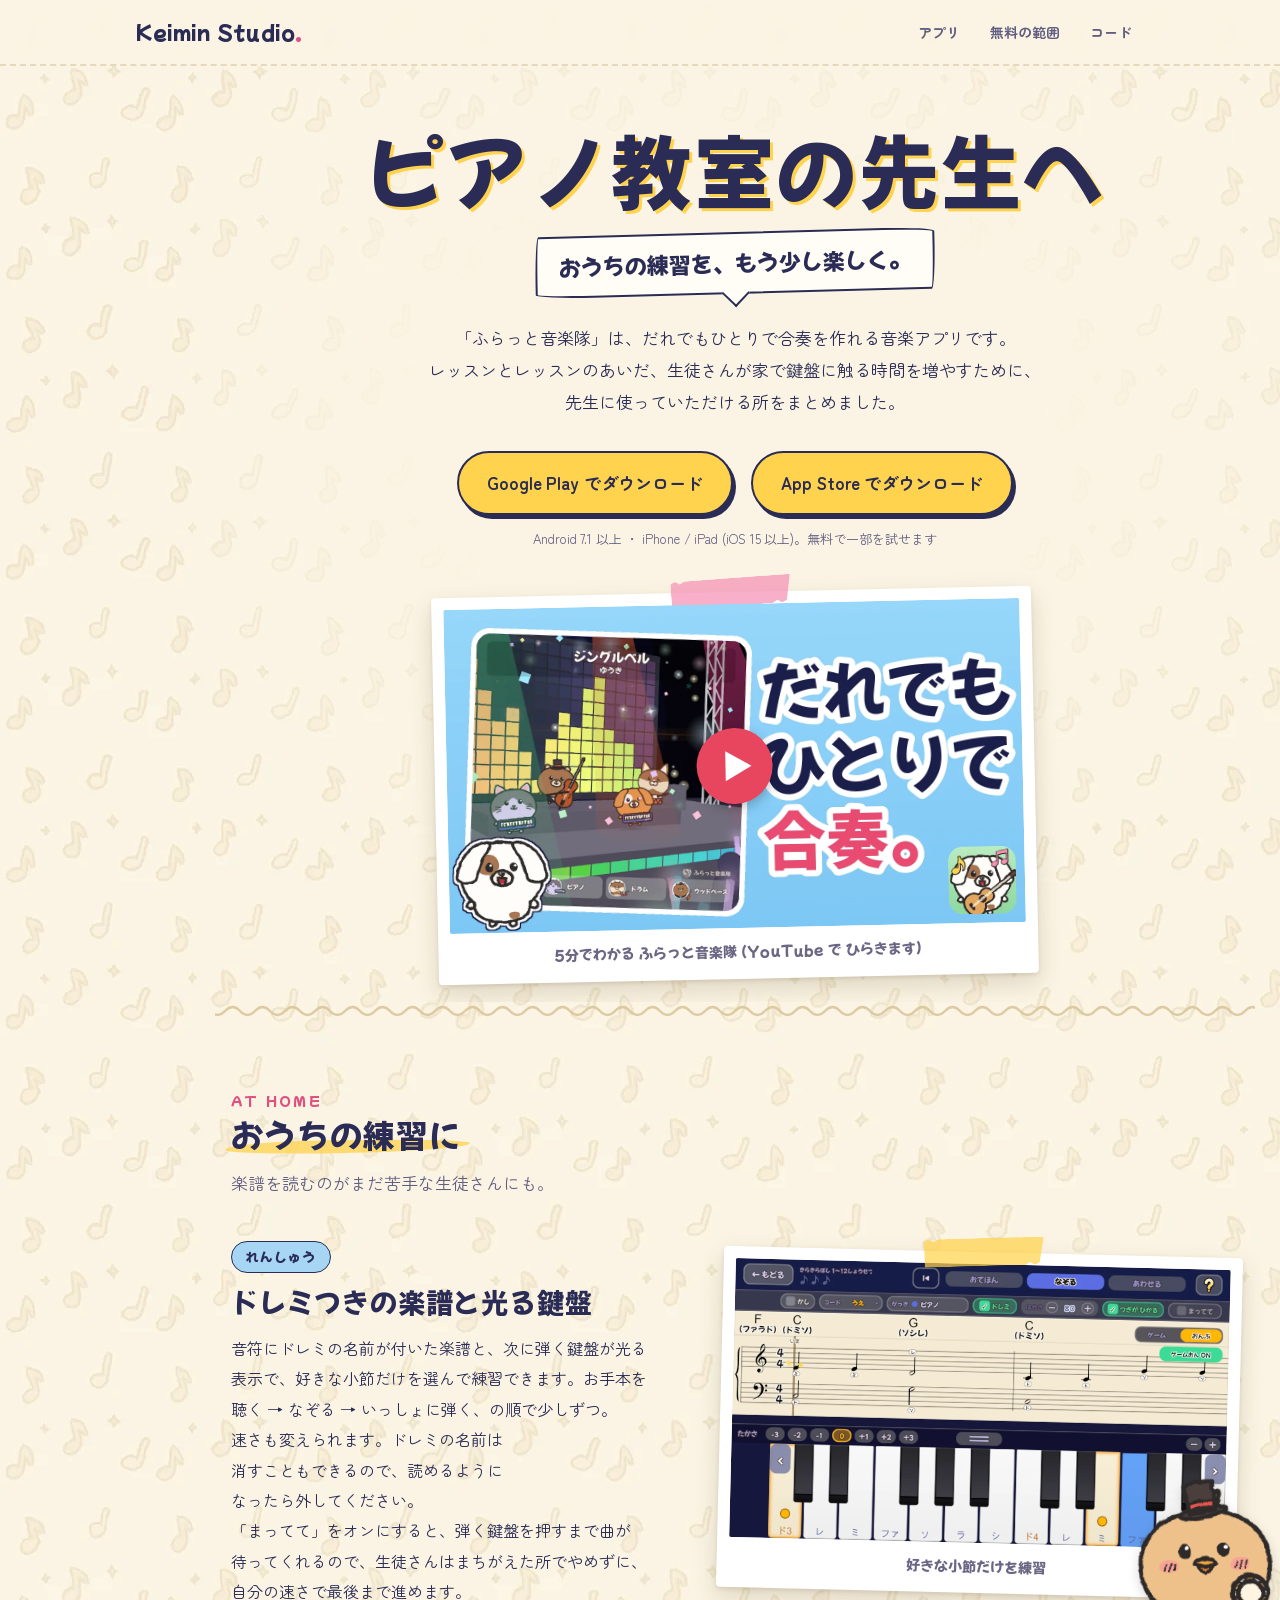
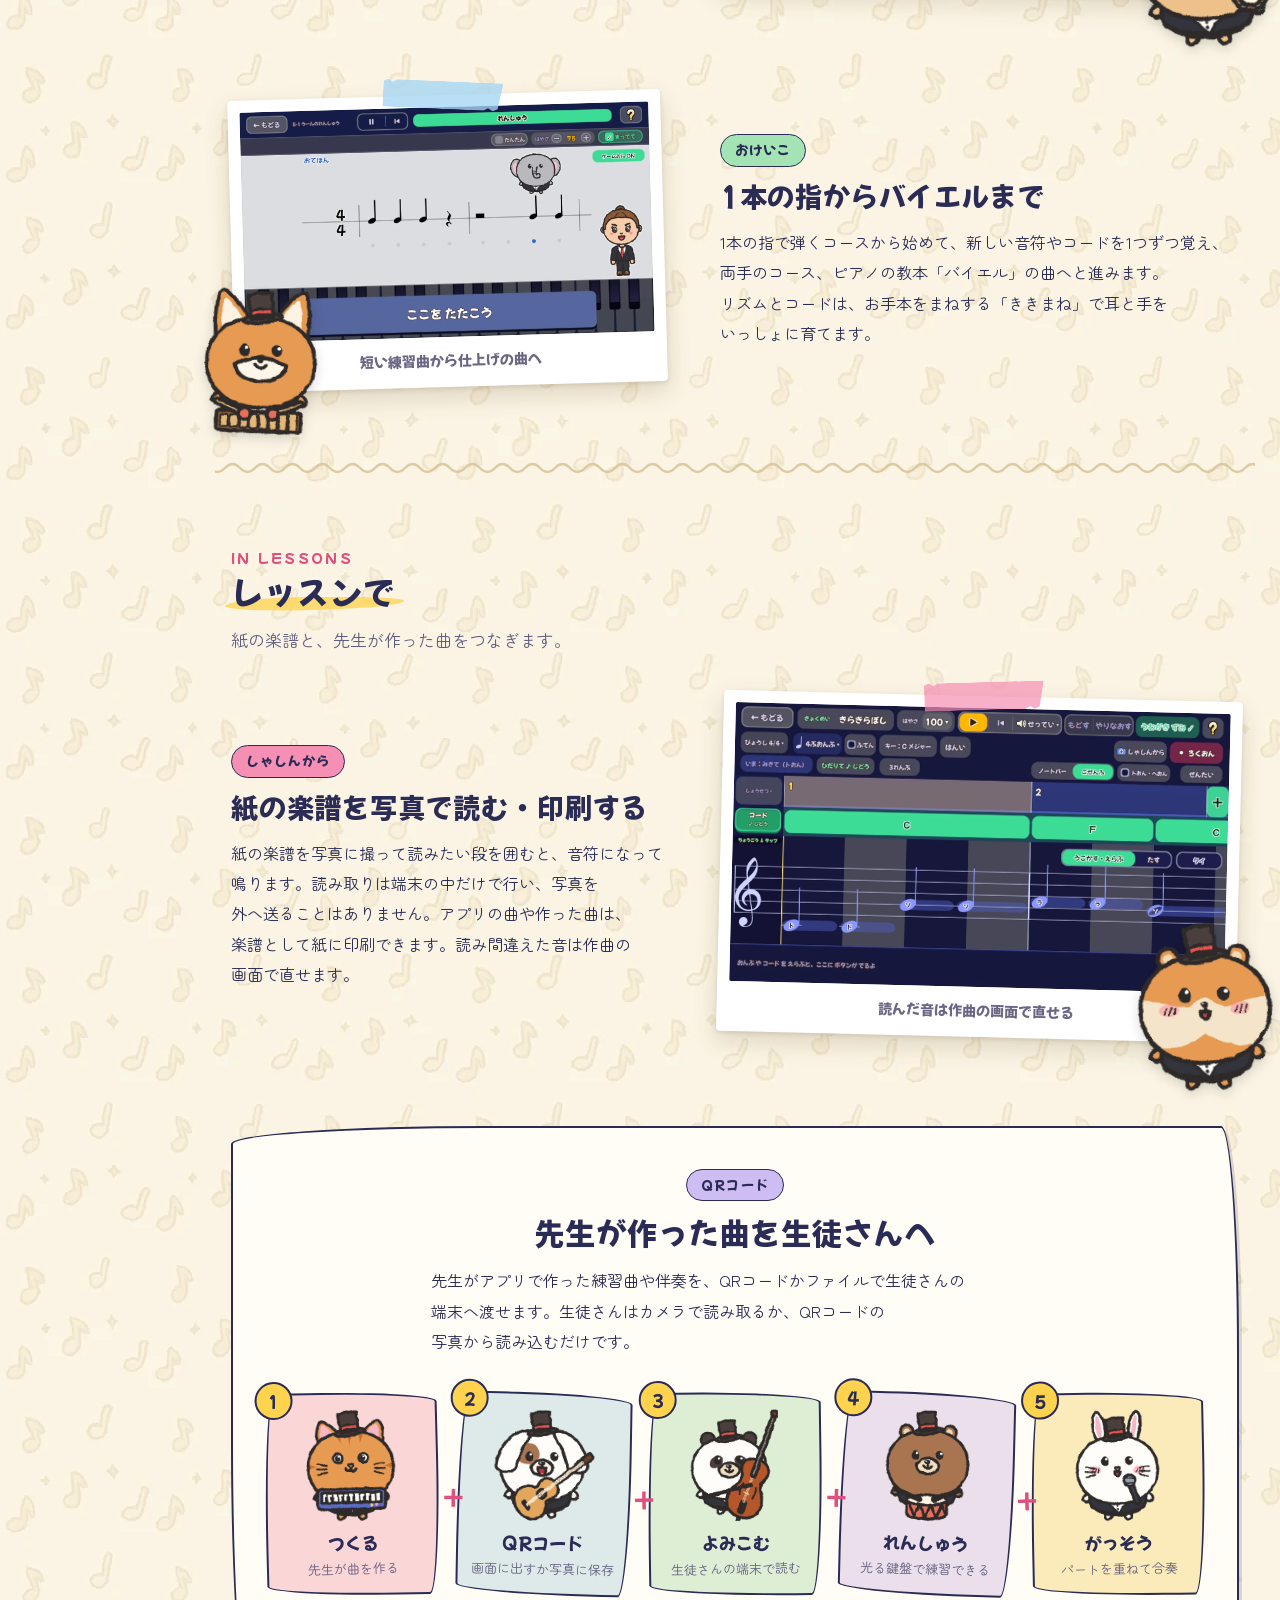
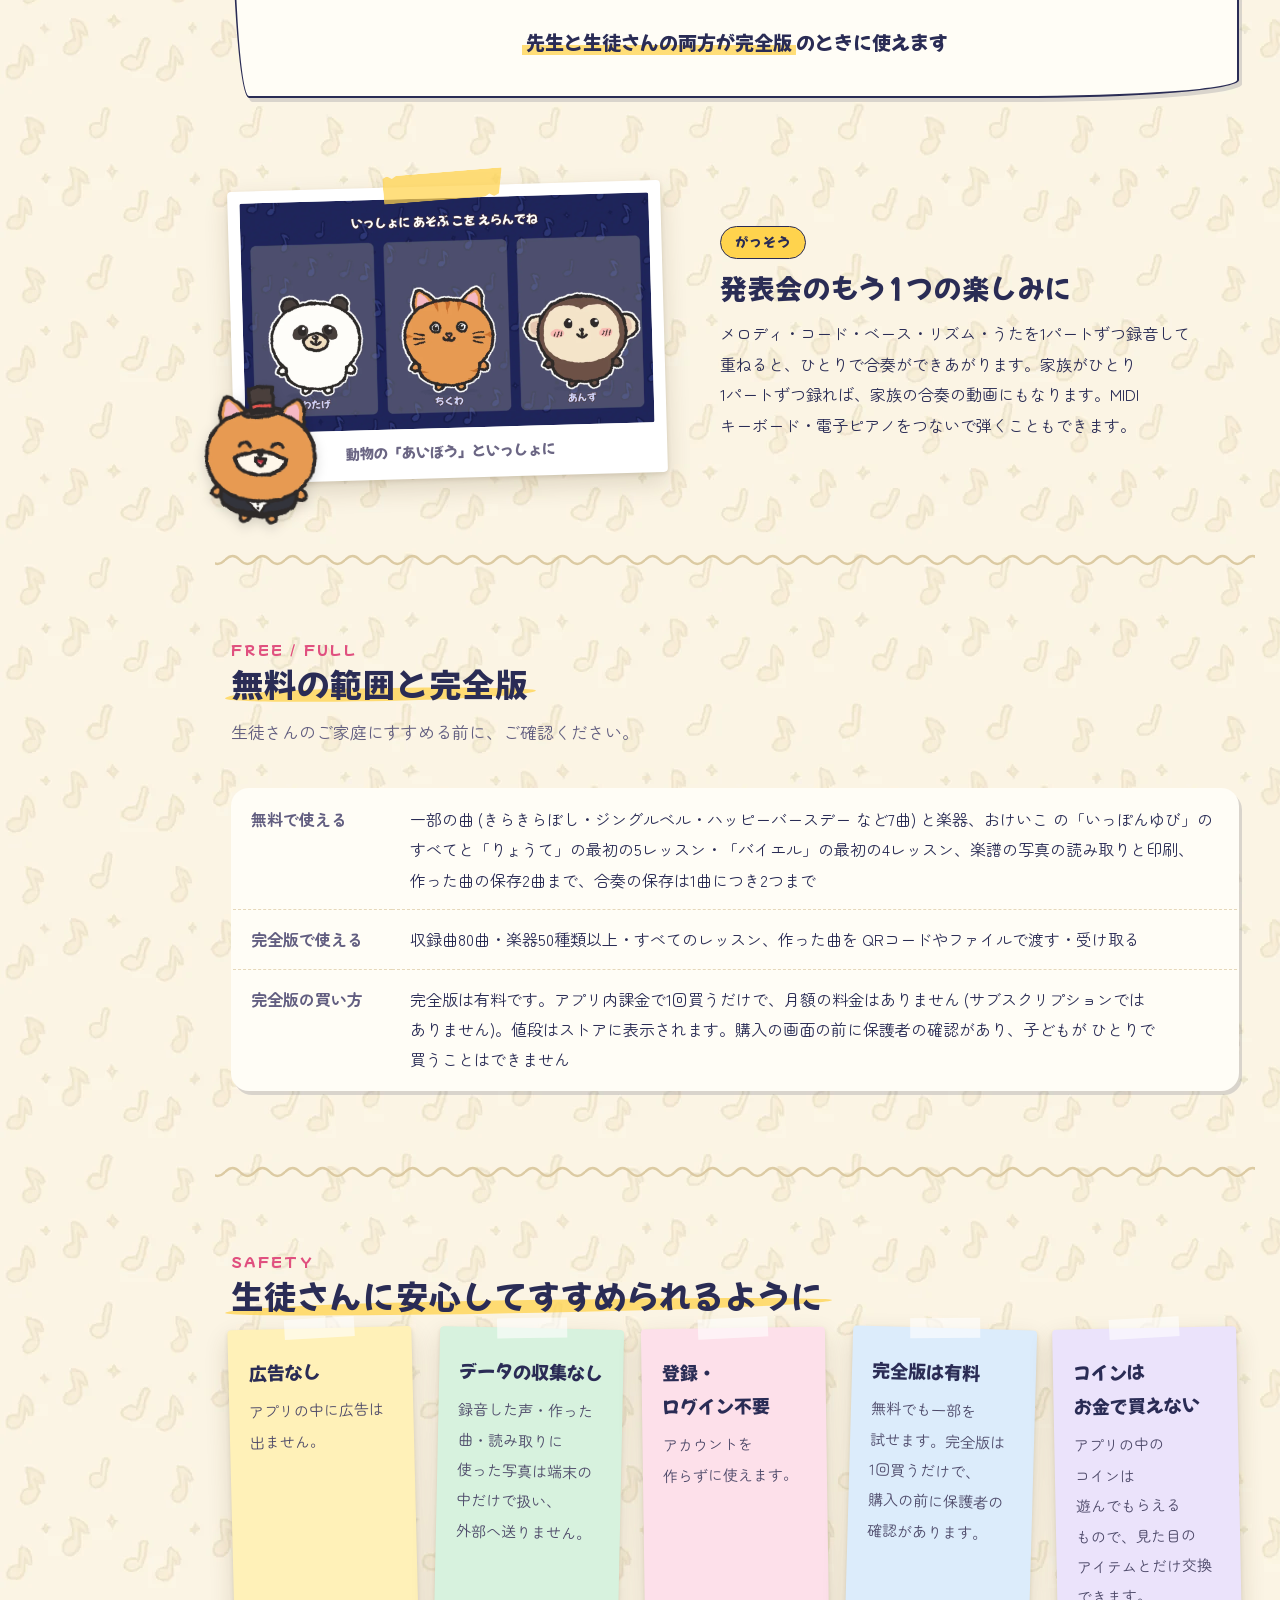
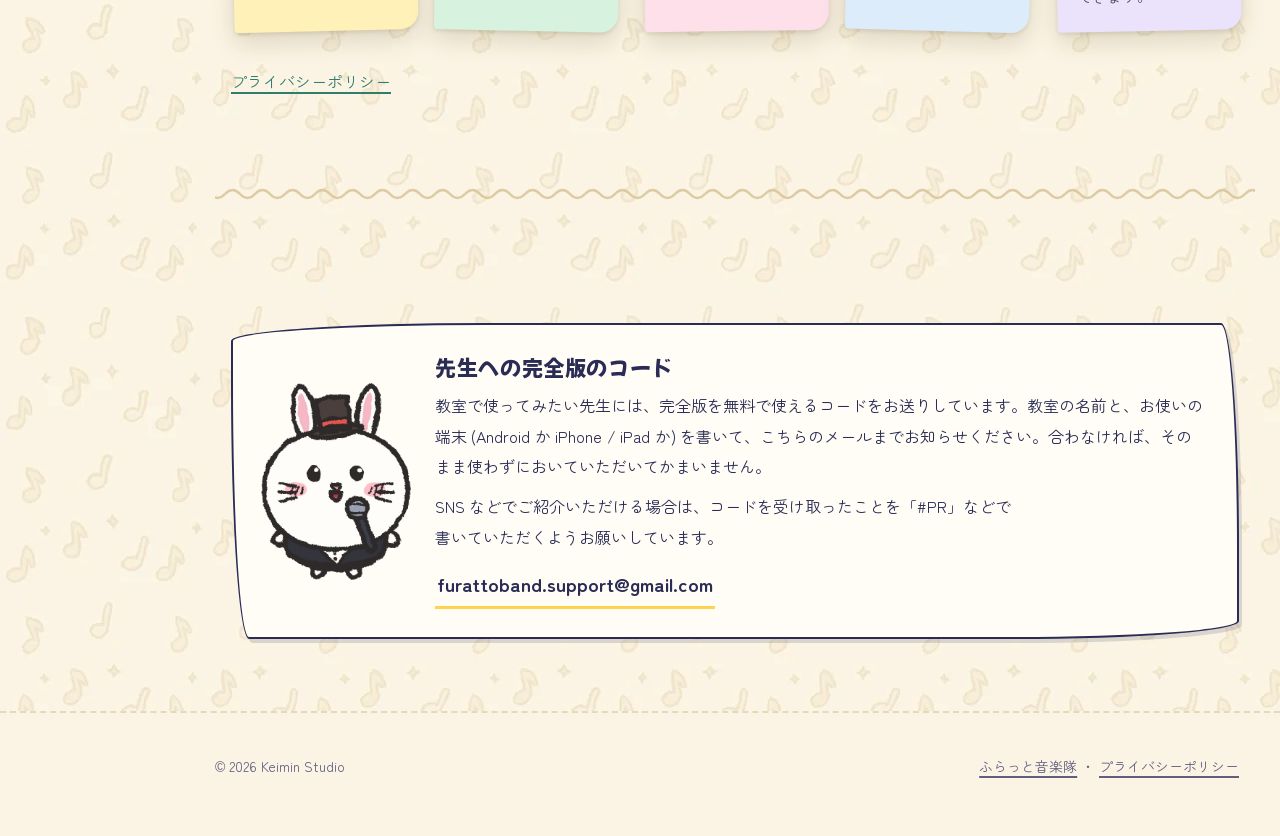
<file: furattoband/teachers/index.html>
<!doctype html>
<html lang="ja">
<head>
<meta charset="utf-8">
<meta name="viewport" content="width=device-width, initial-scale=1">
<title>ピアノ教室の先生へ | ふらっと音楽隊</title>
<meta name="description" content="だれでもひとりで合奏を作れる音楽アプリ「ふらっと音楽隊」を、ピアノ教室の先生に向けてご紹介します。バイエルの練習、紙の楽譜の読み取りと印刷、作った曲を QRコードで渡す方法、無料で使える範囲。広告なし・データの収集なし・無料でも使えて完全版は有料 (1回の購入だけ)。">
<meta name="theme-color" content="#fbf4e4">
<link rel="icon" href="../img/favicon.png">
<link rel="stylesheet" href="../../assets/style.css">
</head>
<body class="game">
<a class="skip" href="#home-practice">本文へ</a>

<header class="site-header">
  <div class="wrap">
    <a class="brand" href="../../">Keimin Studio<span class="dot">.</span></a>
    <nav class="site-nav" aria-label="ページ内">
      <a href="../">アプリ</a>
      <a href="#free">無料の範囲</a>
      <a href="#contact">コード</a>
    </nav>
  </div>
</header>

<main>
  <section class="game-hero">
    <div class="wrap">
      <h1>ピアノ教室の<wbr>先生へ</h1>
      <p class="catch">おうちの練習を、<wbr>もう少し楽しく。</p>
      <p class="summary">「ふらっと音楽隊」は、だれでもひとりで合奏を作れる音楽アプリです。レッスンとレッスンのあいだ、生徒さんが家で鍵盤に触る時間を増やすために、先生に使っていただける所をまとめました。</p>
      <div class="store-row">
        <!-- referrer の UTM で Play Console の獲得レポートに「teachers」と出る (ページの中では何も数えない) -->
        <a class="store-button" href="https://play.google.com/store/apps/details?id=com.keiyamazaki.furattoband&amp;referrer=utm_source%3Dteachers%26utm_medium%3Dweb%26utm_campaign%3Dteachers">Google Play でダウンロード</a>
        <a class="store-button" href="https://apps.apple.com/jp/app/id6830925055">App Store でダウンロード</a>
        <span class="store-note">Android 7.1 以上 ・ iPhone / iPad (iOS 15 以上)。無料で一部を試せます</span>
      </div>
      <!-- 2026-11-18 公開の説明動画。ページに YouTube を読みこまず、押すと YouTube で開く (外から何も読まない) -->
      <a class="video-link" href="https://youtu.be/Wjty-RPxGHM" target="_blank" rel="noopener">
        <figure class="photo tape-3">
          <span class="video-frame"><img src="../img/video_explainer.webp" alt="説明動画「5分でわかる ふらっと音楽隊」の はじめの絵。あいぼう の バンドが 舞台で演奏している" width="1280" height="720" loading="lazy"></span>
          <figcaption>5分でわかる ふらっと音楽隊 (YouTube で ひらきます)</figcaption>
        </figure>
      </a>
    </div>
  </section>

  <div class="squiggle" aria-hidden="true"></div>

  <section id="home-practice">
    <div class="wrap">
      <h2 class="section-title"><span class="kicker">AT HOME</span>おうちの練習に</h2>
      <p class="section-lead">楽譜を読むのが<wbr>まだ苦手な生徒さんにも。</p>

      <div class="feature">
        <div class="feature-text">
          <span class="tag t-sky">れんしゅう</span>
          <h3>ドレミつきの楽譜と<wbr>光る鍵盤</h3>
          <p>音符にドレミの名前が付いた楽譜と、次に弾く鍵盤が光る表示で、好きな小節だけを選んで練習できます。お手本を聴く → なぞる → いっしょに弾く、の順で少しずつ。速さも変えられます。ドレミの名前は消すこともできるので、読めるようになったら外してください。</p>
          <p>「まってて」をオンにすると、弾く鍵盤を押すまで曲が待ってくれるので、生徒さんはまちがえた所でやめずに、自分の速さで最後まで進めます。</p>
        </div>
        <figure class="photo">
          <img src="../img/01_practice.webp" alt="ドレミつきの楽譜と鍵盤で弾く れんしゅう の画面" width="1280" height="720" loading="lazy">
          <figcaption>好きな小節だけを練習</figcaption>
          <img class="peek" src="../img/buddy_chick_tambourine.webp" alt="" width="414" height="515" loading="lazy">
        </figure>
      </div>

      <div class="feature flip">
        <div class="feature-text">
          <span class="tag t-mint">おけいこ</span>
          <h3>1本の指から<wbr>バイエルまで</h3>
          <p>1本の指で弾くコースから始めて、新しい音符やコードを1つずつ覚え、両手のコース、ピアノの教本「バイエル」の曲へと進みます。リズムとコードは、お手本をまねする「ききまね」で耳と手をいっしょに育てます。</p>
        </div>
        <figure class="photo tape-2">
          <img src="../img/02_okeiko.webp" alt="お手本をまねして たたく おけいこ の画面" width="1280" height="720" loading="lazy">
          <figcaption>短い練習曲から<wbr>仕上げの曲へ</figcaption>
          <img class="peek" src="../img/buddy_fox_xylophone.webp" alt="" width="414" height="519" loading="lazy">
        </figure>
      </div>
    </div>
  </section>

  <div class="squiggle" aria-hidden="true"></div>

  <section id="lesson">
    <div class="wrap">
      <h2 class="section-title"><span class="kicker">IN LESSONS</span>レッスンで</h2>
      <p class="section-lead">紙の楽譜と、<wbr>先生が作った曲を<wbr>つなぎます。</p>

      <div class="feature">
        <div class="feature-text">
          <span class="tag t-pink">しゃしんから</span>
          <h3>紙の楽譜を<wbr>写真で読む・印刷する</h3>
          <p>紙の楽譜を写真に撮って読みたい段を囲むと、音符になって鳴ります。読み取りは端末の中だけで行い、写真を外へ送ることはありません。アプリの曲や作った曲は、楽譜として紙に印刷できます。読み間違えた音は作曲の画面で直せます。</p>
        </div>
        <figure class="photo tape-3">
          <img src="../img/03_compose.webp" alt="五線譜に音を並べて曲を作る さっきょく の画面" width="1280" height="720" loading="lazy">
          <figcaption>読んだ音は<wbr>作曲の画面で直せる</figcaption>
          <img class="peek" src="../img/buddy_hamster.webp" alt="" width="414" height="515" loading="lazy">
        </figure>
      </div>

      <div class="ensemble sketch">
        <span class="tag t-lilac">QRコード</span>
        <h3>先生が作った曲を<wbr>生徒さんへ</h3>
        <p>先生がアプリで作った練習曲や伴奏を、QRコードかファイルで生徒さんの端末へ渡せます。生徒さんはカメラで読み取るか、QRコードの写真から読み込むだけです。</p>
        <ol class="steps">
          <li class="step"><img src="../img/buddy_cat_keyboard.webp" alt="" width="414" height="515" loading="lazy"><b>つくる</b><span>先生が<wbr>曲を作る</span></li>
          <li class="step"><img src="../img/buddy_dog_guitar.webp" alt="" width="477" height="525" loading="lazy"><b>QRコード</b><span>画面に出すか<wbr>写真に保存</span></li>
          <li class="step"><img src="../img/buddy_panda_bass.webp" alt="" width="471" height="593" loading="lazy"><b>よみこむ</b><span>生徒さんの<wbr>端末で読む</span></li>
          <li class="step"><img src="../img/buddy_bear_drum.webp" alt="" width="414" height="542" loading="lazy"><b>れんしゅう</b><span>光る鍵盤で<wbr>練習できる</span></li>
          <li class="step"><img src="../img/buddy_rabbit_mic.webp" alt="" width="414" height="544" loading="lazy"><b>がっそう</b><span>パートを<wbr>重ねて合奏</span></li>
        </ol>
        <p class="result keep"><em>先生と生徒さんの<wbr>両方が完全版</em>のときに<wbr>使えます</p>
      </div>

      <div class="feature flip">
        <div class="feature-text">
          <span class="tag">がっそう</span>
          <h3>発表会の<wbr>もう1つの楽しみに</h3>
          <p>メロディ・コード・ベース・リズム・うたを1パートずつ録音して重ねると、ひとりで合奏ができあがります。家族がひとり1パートずつ録れば、家族の合奏の動画にもなります。MIDI キーボード・電子ピアノをつないで弾くこともできます。</p>
        </div>
        <figure class="photo">
          <img src="../img/04_buddy.webp" alt="いっしょに遊ぶ あいぼう を選ぶ画面" width="1280" height="720" loading="lazy">
          <figcaption>動物の「あいぼう」と<wbr>いっしょに</figcaption>
          <img class="peek" src="../img/buddy_shiba.webp" alt="" width="414" height="515" loading="lazy">
        </figure>
      </div>
    </div>
  </section>

  <div class="squiggle" aria-hidden="true"></div>

  <section id="free">
    <div class="wrap">
      <h2 class="section-title"><span class="kicker">FREE / FULL</span>無料の範囲と<wbr>完全版</h2>
      <p class="section-lead">生徒さんのご家庭に<wbr>すすめる前に、<wbr>ご確認ください。</p>
      <table class="spec">
        <tr><th>無料で使える</th><td>一部の曲 (きらきらぼし・ジングルベル・ハッピーバースデー など7曲) と楽器、おけいこ の「いっぽんゆび」のすべてと「りょうて」の最初の5レッスン・「バイエル」の最初の4レッスン、楽譜の写真の読み取りと印刷、作った曲の保存2曲まで、合奏の保存は1曲につき2つまで</td></tr>
        <tr><th>完全版で使える</th><td>収録曲80曲・楽器50種類以上・すべてのレッスン、作った曲を QRコードやファイルで渡す・受け取る</td></tr>
        <tr><th>完全版の買い方</th><td>完全版は有料です。アプリ内課金で1回買うだけで、月額の料金はありません (サブスクリプションではありません)。値段はストアに表示されます。購入の画面の前に保護者の確認があり、子どもが ひとりで買うことはできません</td></tr>
      </table>
    </div>
  </section>

  <div class="squiggle" aria-hidden="true"></div>

  <section id="parents">
    <div class="wrap">
      <h2 class="section-title"><span class="kicker">SAFETY</span>生徒さんに<wbr>安心してすすめられるように</h2>
      <ul class="promise-list">
        <li><strong>広告なし</strong><span>アプリの中に広告は出ません。</span></li>
        <li><strong>データの<wbr>収集なし</strong><span>録音した声・作った曲・読み取りに使った写真は端末の中だけで扱い、外部へ送りません。</span></li>
        <li><strong>登録・<wbr>ログイン不要</strong><span>アカウントを作らずに使えます。</span></li>
        <li><strong>完全版は<wbr>有料</strong><span>無料でも一部を試せます。完全版は1回買うだけで、購入の前に保護者の確認があります。</span></li>
        <li><strong>コインは<wbr>お金で買えない</strong><span>アプリの中のコインは遊んでもらえるもので、見た目のアイテムとだけ交換できます。</span></li>
      </ul>
      <p class="parents-foot"><a href="../privacy/">プライバシーポリシー</a></p>
    </div>
  </section>

  <div class="squiggle" aria-hidden="true"></div>

  <section id="contact">
    <div class="wrap">
      <div class="support-contact contact-box sketch">
        <img src="../img/buddy_rabbit_mic.webp" alt="" width="414" height="544" loading="lazy">
        <div>
          <h3>先生への<wbr>完全版のコード</h3>
          <p>教室で使ってみたい先生には、完全版を無料で使えるコードをお送りしています。教室の名前と、お使いの端末 (Android か iPhone / iPad か) を書いて、こちらのメールまでお知らせください。合わなければ、そのまま使わずにおいていただいてかまいません。</p>
          <p>SNS などでご紹介いただける場合は、コードを受け取ったことを「#PR」などで書いていただくようお願いしています。</p>
          <span class="mail">furattoband.support@gmail.com</span>
        </div>
      </div>
    </div>
  </section>
</main>

<footer class="site-footer">
  <div class="wrap">
    <span>&copy; 2026 Keimin Studio</span>
    <span><a href="../">ふらっと音楽隊</a> ・ <a href="../privacy/">プライバシーポリシー</a></span>
  </div>
</footer>
</body>
</html>
</file>
<file: assets/style.css>
@charset "utf-8";
/* Keimin Studio の共通の見た目。外のフォント・解析のタグは読まない (アプリの「外へ何も送らない」にそろえる)
   絵本風: クリームの紙・手書き風の ふち (いびつな角丸)・マスキングテープ・少し傾けた写真。
   スタジオのトップは落ち着いた形 (body.studio)、ゲームのページは模様の地と あいぼう で にぎやかに (body.game) */

@font-face {
  font-family: "Mochiy Pop One";
  src: url("fonts/mochiy-subset.woff") format("woff");
  font-display: swap;
}
@font-face {
  font-family: "Zen Maru Gothic";
  src: url("fonts/zenmaru-regular-subset.woff") format("woff");
  font-weight: 400;
  font-display: swap;
}
@font-face {
  font-family: "Zen Maru Gothic";
  src: url("fonts/zenmaru-bold-subset.woff") format("woff");
  font-weight: 700;
  font-display: swap;
}

:root {
  --paper: #fbf4e4;
  --paper-deep: #f3e7cc;
  --surface: #fffdf6;
  --ink: #2a2c55;
  --ink-soft: #625e80;
  --pen: #2a2c55;          /* 手書きの ふちの線 */
  --line: #e6d8ba;
  --yellow: #ffd34d;
  --pink: #f68fb4;
  --mint: #a4e3b4;
  --sky: #a6d6f4;
  --lilac: #cdbdf3;
  --accent: #e0507f;
  --link: #2f7d6a;
  --tape: rgba(255, 211, 77, 0.72);
  --tape-2: rgba(166, 214, 244, 0.78);
  --tape-3: rgba(246, 143, 180, 0.7);
  --shadow: 3px 4px 0 rgba(42, 44, 85, 0.16);
  --photo-shadow: 0 10px 24px rgba(72, 54, 20, 0.16), 0 2px 4px rgba(72, 54, 20, 0.12);
  --pattern: url("paper_light.webp");
  --marker-opacity: 0.75;
  --marker-bottom: 4px;
  /* 手で描いたような いびつな角丸 */
  --wobble: 255px 18px 225px 18px / 18px 225px 18px 255px;
  --wobble-2: 18px 225px 18px 255px / 255px 18px 225px 18px;
  --font-body: "Zen Maru Gothic", "Hiragino Maru Gothic ProN", "Yu Gothic", "Meiryo", sans-serif;
  --font-head: "Mochiy Pop One", var(--font-body);
  color-scheme: light;
}

@media (prefers-color-scheme: dark) {
  :root:not([data-theme="light"]) {
    --paper: #1a1c38;
    --paper-deep: #22254a;
    --surface: #24274e;
    --ink: #f4f1ff;
    --ink-soft: #c3c0e4;
    --pen: #dcd8ff;
    --line: #3a3e6e;
    --yellow: #f2c443;
    --accent: #ff8db4;
    --link: #8fe0c6;
    --tape: rgba(242, 196, 67, 0.55);
    --tape-2: rgba(120, 180, 230, 0.55);
    --tape-3: rgba(246, 143, 180, 0.5);
    --shadow: 3px 4px 0 rgba(0, 0, 0, 0.35);
    --photo-shadow: 0 10px 24px rgba(0, 0, 0, 0.4);
    --pattern: url("paper_dark.webp");
    --marker-opacity: 0.5;
    --marker-bottom: -3px;
    color-scheme: dark;
  }
}
:root[data-theme="dark"] {
  --paper: #1a1c38;
  --paper-deep: #22254a;
  --surface: #24274e;
  --ink: #f4f1ff;
  --ink-soft: #c3c0e4;
  --pen: #dcd8ff;
  --line: #3a3e6e;
  --yellow: #f2c443;
  --accent: #ff8db4;
  --link: #8fe0c6;
  --tape: rgba(242, 196, 67, 0.55);
  --tape-2: rgba(120, 180, 230, 0.55);
  --tape-3: rgba(246, 143, 180, 0.5);
  --shadow: 3px 4px 0 rgba(0, 0, 0, 0.35);
  --photo-shadow: 0 10px 24px rgba(0, 0, 0, 0.4);
  --pattern: url("paper_dark.webp");
  --marker-opacity: 0.5;
  --marker-bottom: -3px;
  color-scheme: dark;
}

* { box-sizing: border-box; }

html { -webkit-text-size-adjust: 100%; scroll-behavior: smooth; }

body {
  margin: 0;
  background: var(--paper);
  color: var(--ink);
  font-family: var(--font-body);
  font-size: 16px;
  line-height: 1.9;
  overflow-x: hidden;
  /* 改行は 文節で (Chrome・Edge)。ほかのブラウザでは 見出しなどに置いた <wbr> で切る */
  word-break: auto-phrase;
  line-break: strict;
  overflow-wrap: anywhere;
}
body.game { background: var(--paper) var(--pattern) repeat; background-size: 450px; }

p, li, dd, summary { text-wrap: pretty; }

/* 短い字は <wbr> の所でだけ切る (文の途中で切れないように) */
h1, h2, h3, .catch, .lead, .section-lead, .keep, .promise-list strong, .step b {
  word-break: keep-all;
  text-wrap: balance;
}

img { max-width: 100%; height: auto; display: block; }

/* 上の帯 (sticky) に 飛び先の見出しが隠れないように */
[id] { scroll-margin-top: 84px; }

a { color: var(--link); text-underline-offset: 4px; text-decoration-thickness: 1.5px; }
a:hover { text-decoration-thickness: 2.5px; }

.wrap {
  width: 100%;
  max-width: 1040px;
  margin: 0 auto;
  padding: 0 16px;
}

h1, h2, h3, .brand {
  font-family: var(--font-head);
  font-weight: 400;
  line-height: 1.4;
  letter-spacing: 0.03em;
}

.skip {
  position: absolute; left: -9999px; top: 8px;
  background: var(--surface); color: var(--ink); padding: 8px 14px; border-radius: 8px;
}
.skip:focus { left: 8px; z-index: 10; }

/* ---------- 上の帯 ---------- */
.site-header {
  position: sticky;
  top: 0;
  z-index: 5;
  background: color-mix(in srgb, var(--paper) 88%, transparent);
  backdrop-filter: blur(8px);
  -webkit-backdrop-filter: blur(8px);
  border-bottom: 2px dashed var(--line);
}
.site-header .wrap {
  display: flex;
  align-items: center;
  justify-content: space-between;
  gap: 16px;
  min-height: 64px;
}
.brand {
  font-size: 20px;
  color: var(--ink);
  text-decoration: none;
  white-space: nowrap;
}
.brand .dot { color: var(--accent); }
.site-nav { display: flex; gap: 6px; font-size: 14px; font-weight: 700; }
.site-nav a {
  color: var(--ink-soft);
  text-decoration: none;
  white-space: nowrap;
  padding: 4px 12px;
  border-radius: 999px;
}
.site-nav a:hover { color: var(--ink); background: var(--paper-deep); }

/* ---------- 区切りと見出し ---------- */
section { padding: 72px 0; position: relative; }

.section-title {
  font-size: clamp(24px, 4vw, 32px);
  margin: 0 0 10px;
  display: inline-block;
  position: relative;
  z-index: 0;
}
/* 見出しの下に 蛍光ペンを引いたような帯 */
.section-title::after {
  content: "";
  position: absolute;
  z-index: -1;
  left: -6px; right: -8px; bottom: var(--marker-bottom);
  height: 0.42em;
  background: var(--yellow);
  border-radius: 40% 60% 55% 45% / 60% 40% 60% 40%;
  opacity: var(--marker-opacity);
  transform: rotate(-1deg);
}
.section-title .kicker {
  display: block;
  font-size: 13px;
  letter-spacing: 0.18em;
  color: var(--accent);
  margin-bottom: 2px;
}
.section-lead { color: var(--ink-soft); margin: 0 0 40px; font-size: 17px; }

/* 手書き風の波線の区切り */
.squiggle {
  height: 18px;
  margin: 0 auto;
  max-width: 1040px;
  background: url("data:image/svg+xml,%3Csvg xmlns='http://www.w3.org/2000/svg' width='60' height='18' viewBox='0 0 60 18'%3E%3Cpath d='M0 9 Q 7.5 1 15 9 T 30 9 T 45 9 T 60 9' fill='none' stroke='%23d9c69c' stroke-width='2.5' stroke-linecap='round'/%3E%3C/svg%3E") repeat-x center;
  opacity: 0.9;
}

/* 手書きの ふち の箱 */
.sketch {
  background: var(--surface);
  border: 2px solid var(--pen);
  border-radius: var(--wobble);
  box-shadow: var(--shadow);
}

/* ---------- スタジオのトップ (落ち着いた形) ---------- */
.studio-hero { padding: 96px 0 72px; }
.studio-hero h1 { font-size: clamp(40px, 9vw, 76px); margin: 0 0 20px; line-height: 1.15; }
.studio-hero h1 .dot { color: var(--accent); }
.studio-hero .lead { font-size: clamp(18px, 2.6vw, 22px); max-width: 30em; margin: 0 0 12px; }
.studio-hero .sub { color: var(--ink-soft); max-width: 34em; margin: 0; }
.studio-hero .values {
  display: flex; flex-wrap: wrap; gap: 10px;
  list-style: none; padding: 0; margin: 32px 0 0;
}
.studio-hero .values li {
  font-size: 14px; font-weight: 700;
  padding: 6px 16px;
  border: 1.5px solid var(--pen);
  border-radius: 999px;
  background: var(--surface);
}

.game-list { display: grid; gap: 24px; }
.game-card {
  display: grid;
  grid-template-columns: 300px 1fr;
  gap: 32px;
  align-items: center;
  padding: 24px;
  color: inherit;
  text-decoration: none;
  transition: transform 0.2s ease;
}
a.game-card:hover { transform: translateY(-3px) rotate(-0.3deg); }
.game-card .cover {
  border-radius: 16px;
  overflow: hidden;
  border: 2px solid var(--pen);
  background: #c4f0c8;
}
.game-card h3 { font-size: 26px; margin: 0 0 6px; }
.game-card p { margin: 0; color: var(--ink-soft); }
.game-card .more {
  display: inline-block;
  margin-top: 14px;
  font-weight: 700;
  color: var(--ink);
  border-bottom: 3px solid var(--yellow);
}
.game-card.soon {
  grid-template-columns: 1fr;
  text-align: center;
  color: var(--ink-soft);
  background: transparent;
  border: 2px dashed var(--line);
  box-shadow: none;
  padding: 32px 24px;
}

.spec {
  width: 100%;
  border-collapse: collapse;
  background: var(--surface);
  border: 2px solid var(--pen);
  border-radius: 18px;
  border-spacing: 0;
  overflow: hidden;
  box-shadow: var(--shadow);
}
.spec th, .spec td { text-align: left; padding: 14px 18px; border-bottom: 1.5px dashed var(--line); vertical-align: top; }
.spec tr:last-child th, .spec tr:last-child td { border-bottom: none; }
.spec th { width: 10em; font-weight: 700; white-space: nowrap; color: var(--ink-soft); }

.contact-box { padding: 28px; }
.contact-box p { margin: 0 0 10px; }
.mail {
  display: inline-block;
  font-size: 19px; font-weight: 700;
  padding: 4px 2px;
  border-bottom: 3px solid var(--yellow);
}

/* ---------- ゲームのページ: 表紙 ---------- */
.game-hero {
  padding: 56px 0 24px;
  text-align: center;
  overflow: hidden;
  /* まん中だけ模様を うすくして 字を読みやすく */
  background: radial-gradient(ellipse 60% 55% at 50% 38%, var(--paper) 45%, color-mix(in srgb, var(--paper) 0%, transparent) 100%);
}
.game-hero h1 {
  font-size: clamp(42px, 9vw, 80px);
  margin: 0;
  line-height: 1.15;
  color: var(--ink);
  text-shadow: 3px 3px 0 var(--yellow);
}
.game-hero .catch {
  display: inline-block;
  font-family: var(--font-head);
  font-size: clamp(17px, 2.6vw, 22px);
  margin: 18px 0 0;
  padding: 8px 22px;
  background: var(--surface);
  border: 2px solid var(--pen);
  border-radius: var(--wobble-2);
  position: relative;
  transform: rotate(-1.5deg);
}
/* ふきだしの しっぽ */
.game-hero .catch::after {
  content: "";
  position: absolute;
  left: 50%; bottom: -11px;
  width: 18px; height: 18px;
  background: var(--surface);
  border-right: 2px solid var(--pen);
  border-bottom: 2px solid var(--pen);
  transform: translateX(-50%) rotate(45deg);
}
.game-hero .summary {
  max-width: 36em;
  margin: 28px auto 0;
  font-size: 17px;
}
.hero-band {
  position: relative;
  max-width: 760px;
  margin: 28px auto 0;
}
.hero-band img { position: relative; z-index: 1; width: 100%; }
/* あいぼう の立つ 床 (手書きの線) */
.hero-band::after {
  content: "";
  position: absolute;
  left: -4%; right: -4%; bottom: 2px;
  height: 22px;
  background: url("data:image/svg+xml,%3Csvg xmlns='http://www.w3.org/2000/svg' viewBox='0 0 400 22' preserveAspectRatio='none'%3E%3Cpath d='M4 12 C 80 6 150 16 220 10 S 340 8 396 13' fill='none' stroke='%23c7ae78' stroke-width='3' stroke-linecap='round'/%3E%3C/svg%3E") no-repeat center / 100% 100%;
}
.float-note {
  position: absolute;
  font-family: var(--font-head);
  color: var(--accent);
  font-size: 34px;
  line-height: 1;
  animation: bob 3.2s ease-in-out infinite;
  z-index: 2;
}
.float-note.n1 { left: 2%; top: 4%; }
.float-note.n2 { right: 4%; top: 0; color: #4f9fd6; animation-delay: -1.1s; font-size: 28px; }
.float-note.n3 { right: 18%; top: -12%; color: #e7a51d; animation-delay: -2s; font-size: 24px; }
@keyframes bob {
  0%, 100% { transform: translateY(0) rotate(-6deg); }
  50% { transform: translateY(-10px) rotate(6deg); }
}
@media (prefers-reduced-motion: reduce) {
  .float-note { animation: none; }
  html { scroll-behavior: auto; }
}

.store-row { margin-top: 32px; display: flex; flex-wrap: wrap; justify-content: center; gap: 14px 18px; align-items: center; }
.store-button {
  display: inline-flex;
  align-items: center;
  gap: 10px;
  padding: 14px 28px;
  border: 2px solid var(--pen);
  border-radius: 999px;
  background: var(--yellow);
  color: #2a2c55;
  font-weight: 700;
  font-size: 17px;
  text-decoration: none;
  box-shadow: 3px 4px 0 var(--pen);
}
.store-button[aria-disabled="true"] { cursor: default; opacity: 0.8; box-shadow: 2px 3px 0 var(--pen); }
.store-note { display: block; flex-basis: 100%; font-size: 13px; color: var(--ink-soft); margin-top: -2px; }

/* ---------- 遊びの紹介 ---------- */
.feature {
  display: grid;
  grid-template-columns: 1fr 1.2fr;
  gap: 56px;
  align-items: center;
  margin-bottom: 88px;
}
.feature:last-child { margin-bottom: 0; }
.feature.flip .feature-text { order: 2; }
.feature-text h3 { font-size: clamp(22px, 3vw, 27px); margin: 0 0 12px; }
.feature-text p { margin: 0; }
.tag {
  display: inline-block;
  font-family: var(--font-head);
  font-size: 13px;
  letter-spacing: 0.08em;
  padding: 3px 14px;
  margin-bottom: 10px;
  border: 1.5px solid var(--pen);
  border-radius: 999px;
  background: var(--yellow);
  color: #2a2c55;
}
.tag.t-pink { background: var(--pink); }
.tag.t-mint { background: var(--mint); }
.tag.t-sky { background: var(--sky); }
.tag.t-lilac { background: var(--lilac); }

/* 少し傾けた写真 + マスキングテープ */
.photo {
  position: relative;
  margin: 0;
  padding: 12px 12px 14px;
  background: #fff;
  box-shadow: var(--photo-shadow);
  transform: rotate(1.4deg);
  border-radius: 4px;
}
.feature.flip .photo { transform: rotate(-1.6deg); }
.photo img { border-radius: 2px; }
.photo figcaption {
  font-family: var(--font-head);
  font-size: 14px;
  color: #6b6684;
  text-align: center;
  margin-top: 10px;
}
.photo::before {
  content: "";
  position: absolute;
  top: -14px; left: 50%;
  width: 120px; height: 28px;
  background: var(--tape);
  transform: translateX(-50%) rotate(-3deg);
  box-shadow: 0 1px 2px rgba(0, 0, 0, 0.08);
  /* テープの はしの ぎざぎざ */
  clip-path: polygon(0 8%, 4% 0, 8% 10%, 12% 0, 100% 0, 96% 92%, 92% 100%, 88% 90%, 84% 100%, 0 100%);
}
.photo.tape-2::before { background: var(--tape-2); transform: translateX(-50%) rotate(4deg); }
.photo.tape-3::before { background: var(--tape-3); }
/* 説明動画: ページの中に YouTube を読みこまず、絵から YouTube へ飛ぶ (外から何も読まない) */
.video-link {
  display: block;
  max-width: 600px;
  margin: 40px auto 0;
  color: inherit;
  text-decoration: none;
}
.video-link .photo { transform: rotate(-1.2deg); transition: transform 0.2s; }
.video-link:hover .photo,
.video-link:focus-visible .photo { transform: rotate(0deg) scale(1.02); }
.video-link:focus-visible { outline: 3px solid var(--pen); outline-offset: 6px; border-radius: 6px; }
.video-frame { position: relative; display: block; }
.video-frame img { display: block; width: 100%; height: auto; }
.video-frame::after {
  /* ▶ の印 (赤い丸に白い三角) */
  content: "";
  position: absolute;
  left: 50%; top: 50%;
  width: 76px; height: 76px;
  transform: translate(-50%, -50%);
  border-radius: 50%;
  background: #e8455f;
  box-shadow: 0 4px 12px rgba(0, 0, 0, 0.25);
}
.video-frame::before {
  content: "";
  position: absolute;
  left: 50%; top: 50%;
  z-index: 1;
  width: 0; height: 0;
  transform: translate(-35%, -50%);
  border-style: solid;
  border-width: 15px 0 15px 26px;
  border-color: transparent transparent transparent #fff;
}

/* 写真の すみから のぞく あいぼう */
.peek {
  position: absolute;
  width: 26%;
  max-width: 150px;
  right: -7%;
  bottom: -14%;
  z-index: 2;
  transform: rotate(-4deg);
  filter: drop-shadow(0 4px 6px rgba(0, 0, 0, 0.15));
}
.feature.flip .peek { right: auto; left: -7%; transform: rotate(4deg); }

/* 合奏: パートを重ねる 4つの段 */
.ensemble {
  padding: 40px 32px 36px;
  margin-bottom: 88px;
  text-align: center;
  background: var(--surface);
}
.ensemble h3 { font-size: clamp(22px, 3.2vw, 30px); margin: 0 0 12px; }
.ensemble > p { max-width: 38em; margin: 0 auto; text-align: left; }
.steps {
  display: grid;
  grid-template-columns: repeat(5, 1fr);
  gap: 18px;
  list-style: none;
  padding: 0;
  margin: 36px 0 0;
  counter-reset: step;
}
.step {
  position: relative;
  padding: 16px 10px 14px;
  border: 2px solid var(--pen);
  border-radius: var(--wobble-2);
  background: var(--paper);
}
.step:nth-child(1) { background: color-mix(in srgb, var(--pink) 30%, var(--paper)); transform: rotate(-1.5deg); }
.step:nth-child(2) { background: color-mix(in srgb, var(--sky) 34%, var(--paper)); transform: rotate(1deg); }
.step:nth-child(3) { background: color-mix(in srgb, var(--mint) 34%, var(--paper)); transform: rotate(-0.8deg); }
.step:nth-child(4) { background: color-mix(in srgb, var(--lilac) 38%, var(--paper)); transform: rotate(1.4deg); }
.step:nth-child(5) { background: color-mix(in srgb, var(--yellow) 28%, var(--paper)); transform: rotate(-1.2deg); }
.step img { width: 74%; max-width: 140px; margin: 0 auto 6px; aspect-ratio: 1; object-fit: contain; }
.step b { display: block; font-family: var(--font-head); font-weight: 400; font-size: 17px; }
.step span { display: block; font-size: 13px; color: var(--ink-soft); line-height: 1.6; }
.step::before {
  counter-increment: step;
  content: counter(step);
  position: absolute;
  top: -14px; left: -10px;
  width: 34px; height: 34px;
  display: grid; place-items: center;
  font-family: var(--font-head);
  font-size: 16px;
  color: #2a2c55;
  background: var(--yellow);
  border: 2px solid var(--pen);
  border-radius: 50%;
}
/* 段と段の あいだの ＋ */
.step + .step::after {
  content: "+";
  position: absolute;
  left: -16px; top: 42%;
  font-family: var(--font-head);
  font-size: 22px;
  color: var(--accent);
}
.ensemble .result {
  margin: 28px auto 0;
  text-align: center;
  font-family: var(--font-head);
  font-size: 19px;
}
.ensemble .result em {
  font-style: normal;
  background: linear-gradient(transparent 62%, color-mix(in srgb, var(--yellow) calc(var(--marker-opacity) * 100%), transparent) 62%);
  padding: 0 4px;
}

/* ---------- 収録曲 ---------- */
.facts {
  display: grid;
  grid-template-columns: repeat(4, 1fr);
  gap: 18px;
  margin-bottom: 28px;
}
.fact {
  padding: 22px 16px 18px;
  text-align: center;
}
.fact:nth-child(odd) { transform: rotate(-1deg); }
.fact:nth-child(even) { transform: rotate(1deg); }
.fact .num {
  display: block;
  font-family: var(--font-head);
  font-size: clamp(30px, 4.4vw, 42px);
  line-height: 1.1;
  color: var(--accent);
}
.fact .num small { font-size: 0.5em; color: var(--ink); margin-left: 2px; }
.fact .label { display: block; font-weight: 700; margin-top: 6px; }
.fact .note { display: block; font-size: 13px; color: var(--ink-soft); line-height: 1.6; margin-top: 4px; }

/* ---------- 保護者の方へ ---------- */
.promise-list {
  display: flex;
  flex-wrap: wrap;
  justify-content: center;
  gap: 22px;
  padding: 0;
  margin: 0 0 36px;
  list-style: none;
}
/* ふせん */
.promise-list li {
  flex: 1 1 170px;
  max-width: 260px;
  position: relative;
  padding: 26px 20px 20px;
  border-radius: 4px 4px 18px 4px;
  color: #2a2c55;
  box-shadow: var(--photo-shadow);
}
.promise-list li:nth-child(5n+1) { background: #fff1b8; transform: rotate(-1.4deg); }
.promise-list li:nth-child(5n+2) { background: #d7f2de; transform: rotate(1.2deg); }
.promise-list li:nth-child(5n+3) { background: #fde0ea; transform: rotate(-0.8deg); }
.promise-list li:nth-child(5n+4) { background: #dcecfb; transform: rotate(1.6deg); }
.promise-list li:nth-child(5n+5) { background: #ebe3fb; transform: rotate(-1.1deg); }
.promise-list li::before {
  content: "";
  position: absolute;
  top: -10px; left: 50%;
  width: 70px; height: 20px;
  background: rgba(255, 255, 255, 0.6);
  transform: translateX(-50%) rotate(-2deg);
}
.promise-list strong { display: block; font-family: var(--font-head); font-weight: 400; font-size: 18px; margin-bottom: 6px; }
.promise-list span { font-size: 15px; color: #4c4868; line-height: 1.75; }
.parents-foot { margin-top: 24px; }

/* ---------- よくある質問 ---------- */
.faq-list { display: grid; gap: 14px; }
.faq details {
  background: var(--surface);
  border: 2px solid var(--pen);
  border-radius: 16px;
  padding: 0 22px;
  box-shadow: var(--shadow);
}
.faq summary {
  cursor: pointer;
  padding: 18px 28px 18px 0;
  font-weight: 700;
  list-style: none;
  position: relative;
}
.faq summary::-webkit-details-marker { display: none; }
.faq summary::before {
  content: "Q";
  font-family: var(--font-head);
  color: var(--accent);
  margin-right: 10px;
}
.faq summary::after {
  content: "+";
  position: absolute;
  right: 0; top: 50%;
  transform: translateY(-50%);
  font-family: var(--font-head);
  font-size: 22px;
  color: var(--ink-soft);
  transition: transform 0.2s ease;
}
.faq details[open] summary::after { transform: translateY(-50%) rotate(45deg); }
.faq details[open] summary { border-bottom: 1.5px dashed var(--line); }
.faq details p { margin: 14px 0 20px; }
.support-contact { margin-top: 48px; display: grid; grid-template-columns: auto 1fr; gap: 24px; align-items: center; }
.support-contact img { width: 150px; }
.support-contact h3 { font-size: 21px; margin: 0 0 8px; }

/* ---------- 下の帯 ---------- */
.site-footer {
  padding: 40px 0 56px;
  color: var(--ink-soft);
  font-size: 14px;
  border-top: 2px dashed var(--line);
  background: var(--paper);
}
.site-footer .wrap { display: flex; flex-wrap: wrap; gap: 8px 24px; justify-content: space-between; align-items: center; }
.site-footer a { color: var(--ink-soft); }

/* ---------- ページ内の目次 (PC 幅だけ 左に固定) ---------- */
.toc { display: none; }
@media (min-width: 1180px) {
  body.game main, body.game .site-footer .wrap { padding-left: 190px; }
  body.game .site-footer .wrap { max-width: 1230px; }
  body.game main .wrap { max-width: 1040px; }
  .toc {
    display: block;
    position: fixed;
    left: max(20px, calc((100vw - 1230px) / 2));
    top: 96px;
    width: 160px;
    z-index: 4;
    padding: 18px 14px 12px 16px;
    font-size: 14px;
    line-height: 1.5;
    transform: rotate(-0.6deg);
  }
  .toc-title {
    margin: 0 0 8px;
    font-family: var(--font-head);
    font-size: 15px;
    letter-spacing: 0.1em;
    color: var(--accent);
  }
  .toc ol { list-style: none; margin: 0; padding: 0; }
  .toc ol ol { margin: 2px 0 6px 10px; padding-left: 8px; border-left: 2px dotted var(--line); font-size: 13px; }
  .toc a {
    display: block;
    padding: 4px 6px 4px 18px;
    border-radius: 8px;
    color: var(--ink-soft);
    text-decoration: none;
    font-weight: 700;
    position: relative;
  }
  .toc a:hover { color: var(--ink); background: var(--paper-deep); }
  .toc a.is-current { color: var(--ink); }
  .toc a.is-current::before {
    content: "♪";
    position: absolute;
    left: 2px; top: 50%;
    transform: translateY(-52%);
    font-family: var(--font-head);
    font-size: 13px;
    color: var(--accent);
  }
  .toc img { width: 74px; margin: 6px auto 0; transform: rotate(4deg); }
}
@media (min-width: 1180px) and (max-height: 640px) {
  .toc img { display: none; }
  .toc { top: 80px; }
}

/* ---------- 狭い画面 ---------- */
@media (max-width: 820px) {
  .game-card { grid-template-columns: 1fr; gap: 18px; }
  .facts { grid-template-columns: repeat(2, 1fr); }
  /* 5つを 3+2 (狭いと 2+2+1) に まん中寄せで折り返す。折り返すと ＋ の位置が合わないので消す */
  .steps { display: flex; flex-wrap: wrap; justify-content: center; gap: 26px 20px; }
  .step { flex: 0 1 calc((100% - 40px) / 3); }
  .step + .step::after { display: none; }
}
@media (max-width: 720px) {
  section { padding: 52px 0; }
  .feature { grid-template-columns: 1fr; gap: 28px; margin-bottom: 64px; }
  .feature.flip .feature-text { order: 0; }
  .peek { width: 24%; right: -2%; }
  .feature.flip .peek { left: -2%; }
  .ensemble { padding: 30px 18px; margin-bottom: 64px; }
  .promise-list { gap: 18px 14px; }
  .promise-list li { flex-basis: 140px; max-width: none; padding: 22px 16px 16px; }
  .brand { font-size: 17px; }
  .site-nav { gap: 0; font-size: 12px; }
  .site-nav a { padding: 4px 8px; }
  .spec th { width: auto; white-space: normal; }
  .spec th, .spec td { display: block; padding: 10px 16px; }
  .spec th { padding-bottom: 0; border-bottom: none; }
  .support-contact { grid-template-columns: 1fr; text-align: center; }
  .support-contact img { width: 120px; margin: 0 auto; }
  .studio-hero { padding: 64px 0 48px; }
}
@media (max-width: 480px) {
  .promise-list li { flex-basis: 100%; }
  .step { flex-basis: calc((100% - 20px) / 2); }
}
@media (max-width: 400px) {
  .site-nav a { padding: 4px 6px; }
}
</file>
